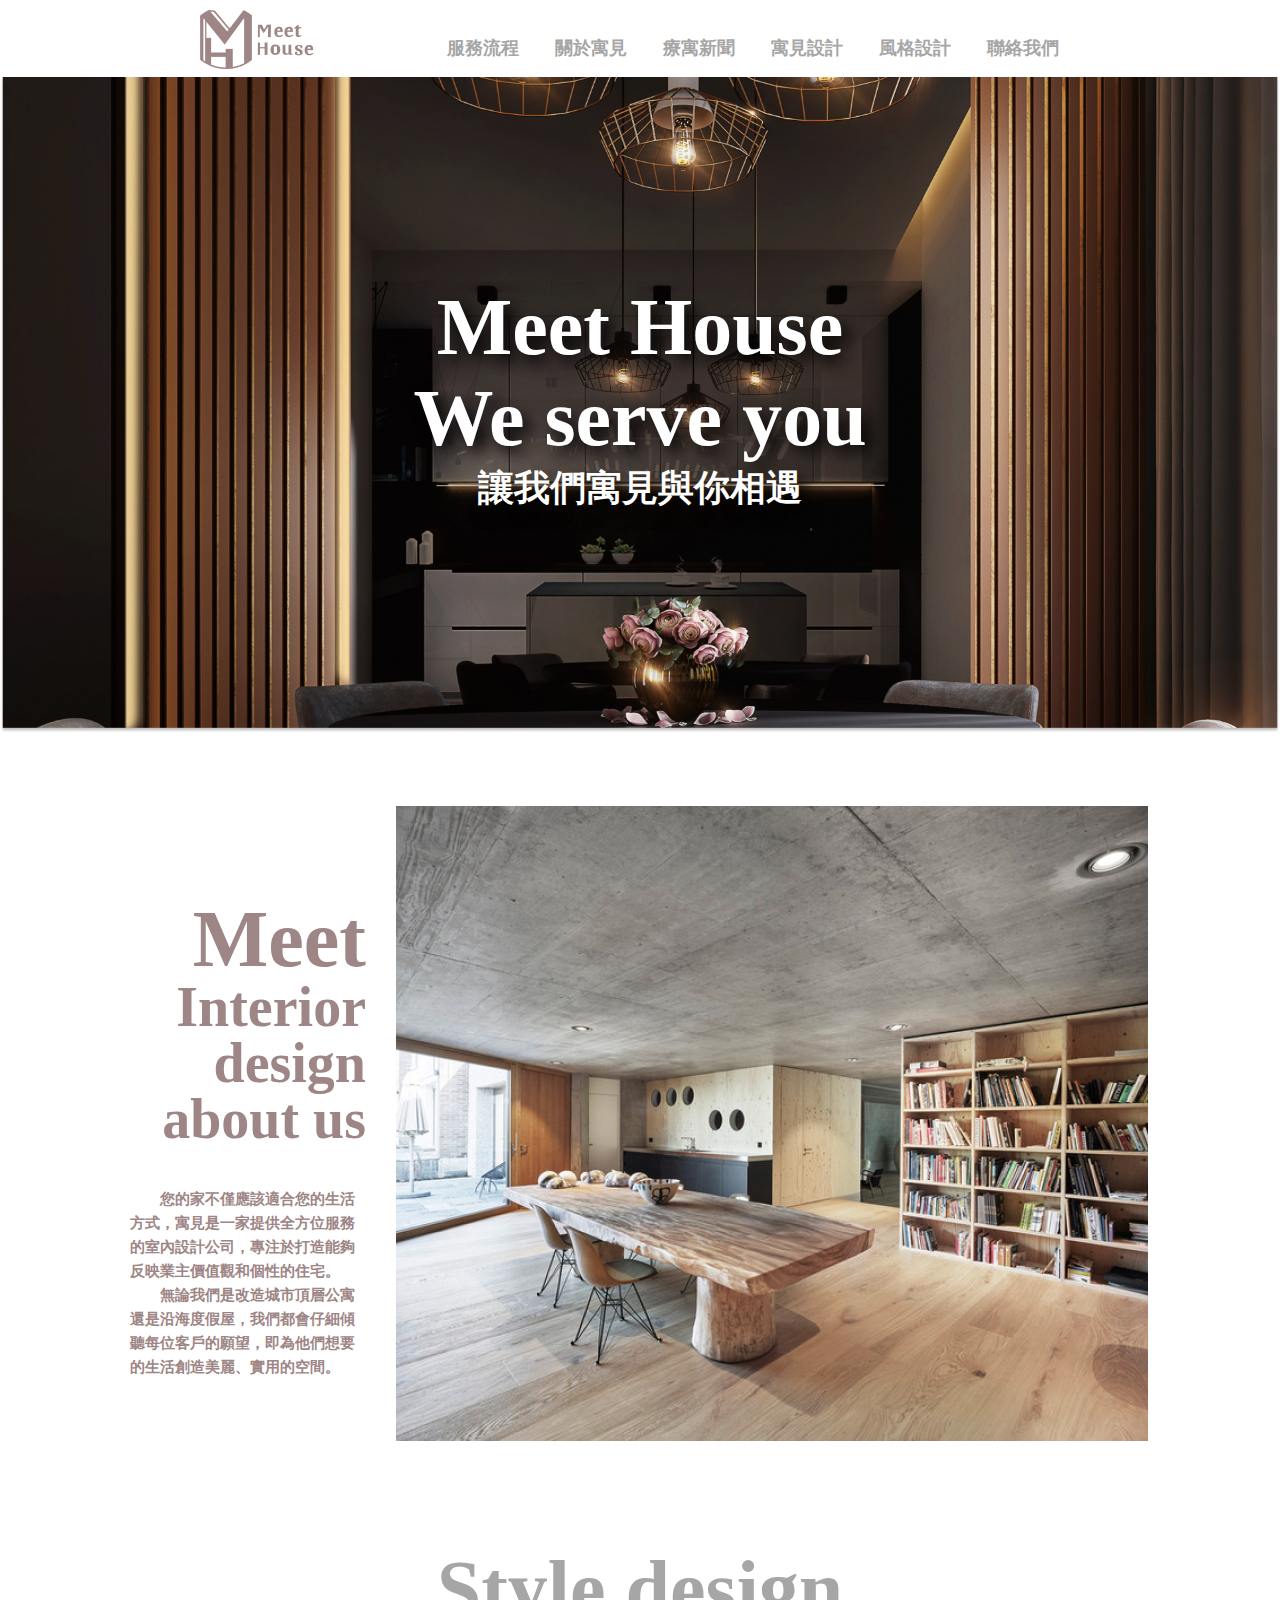
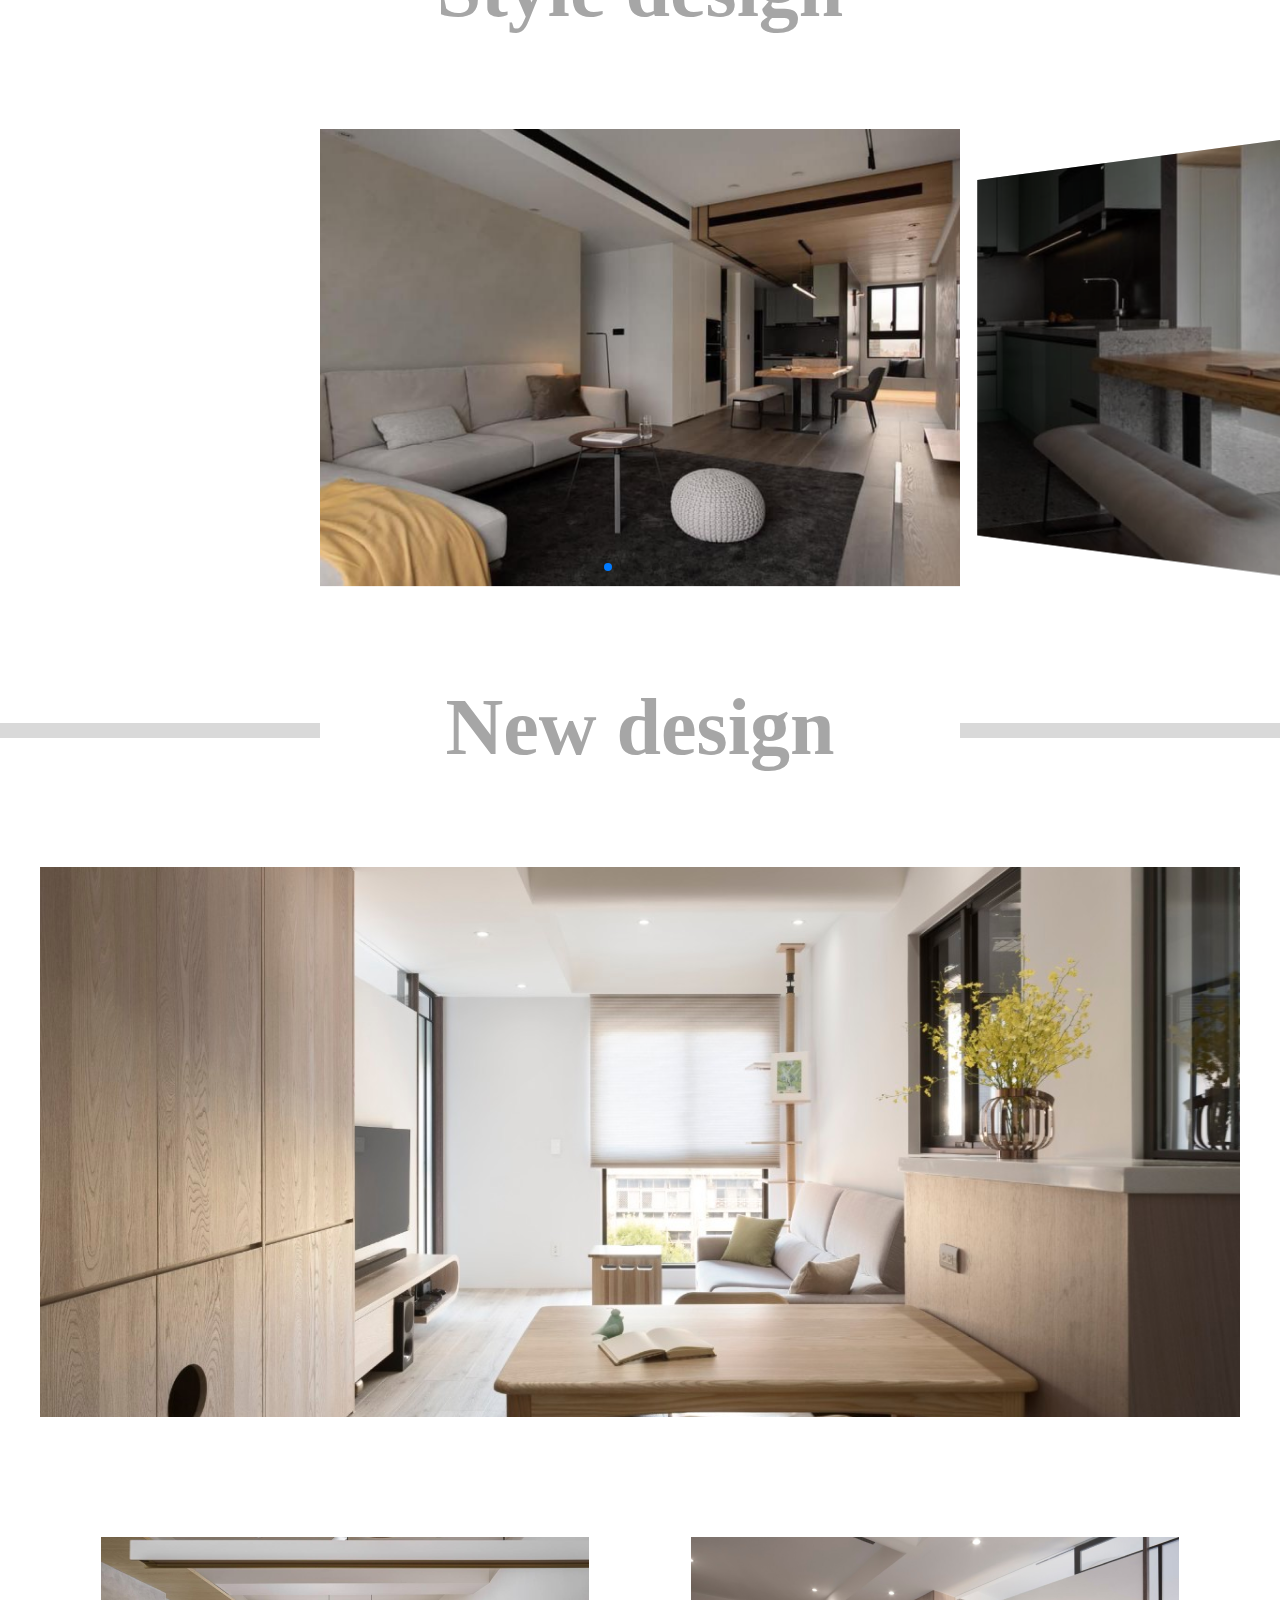
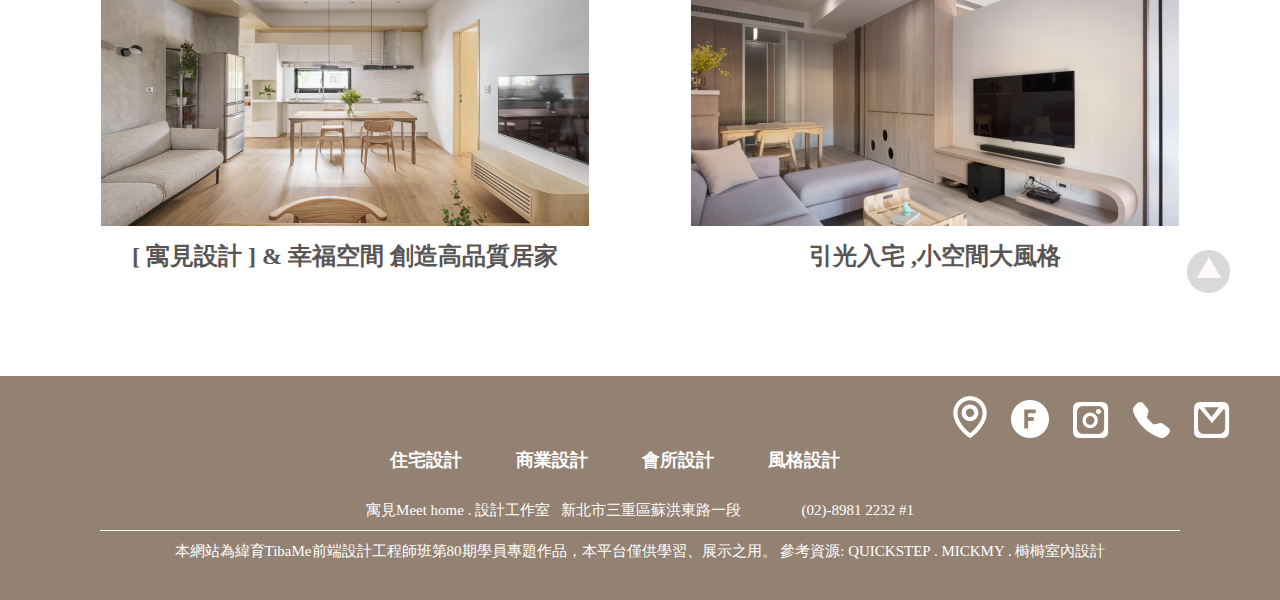
<file: index.html>
<!DOCTYPE html>
<html lang="en">
<head>
    <meta charset="UTF-8">
    <meta http-equiv="X-UA-Compatible" content="IE=edge">
    <meta name="viewport" content="width=device-width, initial-scale=1.0">
    <title>寓見Meet House_室內設計工作室</title>

        <!-- 英文
        'Inknut Antiqua', serif;
         'PT Sans', sans-serif; -->
        <!-- 連結粗體中文
        'Inknut Antiqua', serif; -->

    <link rel="stylesheet" href="https://cdn.jsdelivr.net/npm/swiper/swiper-bundle.min.css"/>
    <link rel="preconnect" href="https://fonts.googleapis.com">
    <link rel="preconnect" href="https://fonts.gstatic.com" crossorigin>
    <link rel="stylesheet" href="https://stackpath.bootstrapcdn.com/font-awesome/4.7.0/css/font-awesome.min.css">
    <link rel="stylesheet" href="./css/reset.css">
    <link rel="stylesheet" href="./css/index.css">
    <link rel="stylesheet" href="./css/heard_footer.css">

</head>
<body>
<div class="page-container">   
    <div class="head content-wrap">

        <nav class="header" >

            <a href="index.html"class="logo">
                <img src="./com.img/logo.png" alt="">
            </a>
        
            <i class="fa fa-bars" aria-hidden="true"></i>
            
            
            <ul>
                <li><a href="serve.html">服務流程</a></li>
                <li><a href="about.html">關於寓見</a></li>
                <li><a href="new.html">療寓新聞</a></li>
                <li><a href="meet_design.html">寓見設計</a></li>
                
                    <li>
                        <a href="style.html">風格設計</a>
                        <ol class="headerOL">
                            <li><a href="same.html">混搭</a></li>
                            <li><a href="same.html">現代</a></li>
                            <li><a href="same.html">工業</a></li>
                            <li><a href="same.html">簡約</a></li>
                            <li><a href="same.html">北歐</a></li>
                            <li><a href="same.html">鄉村</a></li>
                        </ol>

                    </li>
                    
                <li><a href="connection.html">聯絡我們</a></li>
            </ul>
       
        </nav>
    </div> 
        <!-- --------------------TOP----------------------- -->

   

           <div class="silers">

                <div class="item"> 
                    <img src="./com.img/one/header1.png" alt="">
                </div>
           </div> 

               
        <div class="main">

            <div class="homepage">
                <h1>
                    Meet House<br>We serve you
                </h1>
                <h3>
                    讓我們寓見與你相遇
                </h3>
            </div>

        </div> 
        
    

        <!-- ------------homepage首頁 輪播結束---------------->

<!-- width:40% -->
<div class="all">
            <div class="content">

                <h1>Meet</h1>

                <h2>Interior<br>design<br>about us</h2>

                <p>您的家不僅應該適合您的生活方式，寓見是一家提供全方位服務的室內設計公司，專注於打造能夠反映業主價值觀和個性的住宅。</p>
                
                <p>無論我們是改造城市頂層公寓還是沿海度假屋，我們都會仔細傾聽每位客戶的願望，即為他們想要的生活創造美麗、實用的空間。</p>
   
            </div>
<!-- width:60% -->
        <div class="page">
            <a href="about.html">
                <img src="./com.img/one/page1.png" alt="">
            </a>
        </div>
      

        <!-- -------------content網站中內容 結束----------------- -->

        <h2 class="h2">Style design</h2>

        <!-- ---------------------分隔文字---------------------- -->
   
    <div class="swiper mySwiper">
            <div class="swiper-wrapper">
              
                <div class="swiper-slide">
                    <img src="./com.img/one/nav1.png" />
                </div>

                <div class="swiper-slide">
                    <img src="./com.img/one/nav2.png" />
                </div>

                <div class="swiper-slide">
                    <img src="./com.img/one/nav3.png" />
                </div>

                <div class="swiper-slide">
                    <img src="./com.img/one/nav4.png" />
                </div>

                <div class="swiper-slide">
                    <img src="./com.img/one/nav5.png" />
                </div>

            </div>
                <div class="swiper-pagination"></div>
    </div>

        <!-- ---------------橫向nav導航結束--------------------------- -->

        <div class="bo">
        <div class="boder ">
            <h2 class="h2 " >New design</h2>
        </div >
        </div>

        <!-- -----粗線條+偽元素before+after給他左右區塊線條----- -->

        <div class="subnav">

            <img src="./com.img/one/main1.png" alt="">

        </div>

        <!-- -----------subnav：子導航------------------------- -->

        <div class="search">

            <ul>
                <li >
                    <a href="new.html">
                    <img src="./com.img/one/page2.png" alt="">
                    <h4>[ 寓見設計 ] & 幸福空間  創造高品質居家</h4>
                    </a>
                </li>

              
                <li class="new">
                    <a href="new.html">
                    <img src="./com.img/one/page3.png" alt="">
                    <h4>引光入宅 ,小空間大風格</h4>
                    </a>
                </li>
            </ul>

        </div>

        <!-- --------------------- -->
        <div>
        <a href="#" class="pagetop">
            <img src="./com.img/i.con/top.png" alt="">
        </div>
        
</div>
        <!-- ----------------新聞結束-------------------------- -->
        <div class="footer">

        
            <ul class="icon1" >
                <li class="icon">
                    <a href="index.html"class="icon_2" >
                        <img src="./com.img/i.con/icon1.png" alt="">
                    </a>  
                </li >

                <li class="icon">
                    <a href="index.html"class="icon_3">
                        <img src="./com.img/i.con/icon2.png" alt="">
                    </a>   
                </li >

                <li class="icon">
                    <a href="index.html"class="icon_4">
                        <img src="./com.img/i.con/icon3.png" alt="">
                    </a>    
                </li >

                <li class="icon">
                    <a href="index.html"class="icon_5">
                        <img src="./com.img/i.con/icon4.png" alt="">
                    </a>
                </li>

                <li class="icon">
                    <a href="index.html"class="icon_6">
                        <img src="./com.img/i.con/icon5.png" alt="">
                    </a>
                </li>
            </ul>
            <!-- -------------------頁尾 icom------------------------- -->

      
            <ul class="label">
                <li>
                    <a href="meet_design.html">住宅設計</a>
                </li>
                <li>
                    <a href="meet_design.html">商業設計</a>
                </li>
                <li>
                    <a href="meet_design.html">會所設計</a>
                </li>
                <li>
                    <a href="style.html">風格設計</a>
                </li>
            </ul>
    
     
    
<!-- -------------- footer 頁尾選單結束----------------------------->

    <div class="address">

        <p class="whiteSpaceNormal">寓見Meet home . 設計工作室   新北市三重區蘇洪東路一段                (02)-8981 2232 #1</p>


        <p>          本網站為緯育TibaMe前端設計工程師班第80期學員專題作品，本平台僅供學習、展示之用。 參考資源: QUICKSTEP . MICKMY . 榯榯室內設計          </p>

    </div>

    </div>


</div>  


</body>
</html>
<!-- ------------- address地址 - 頁尾結束------------------------------ -->

<script src="https://cdn.jsdelivr.net/npm/swiper/swiper-bundle.min.js"></script>

<!-- Initialize Swiper ------------JS-------------->
<script>
  var swiper = new Swiper(".mySwiper", {
    effect: "coverflow",
    grabCursor: true,
    centeredSlides: true,
    slidesPerView: "auto",
    coverflowEffect: {
      rotate: 50,
      stretch: 0,
      depth: 100,
      modifier: 1,
      slideShadows: true,
    },
    pagination: {
      el: ".swiper-pagination",
    },
  });
</script>




</body>
</html>
</file>
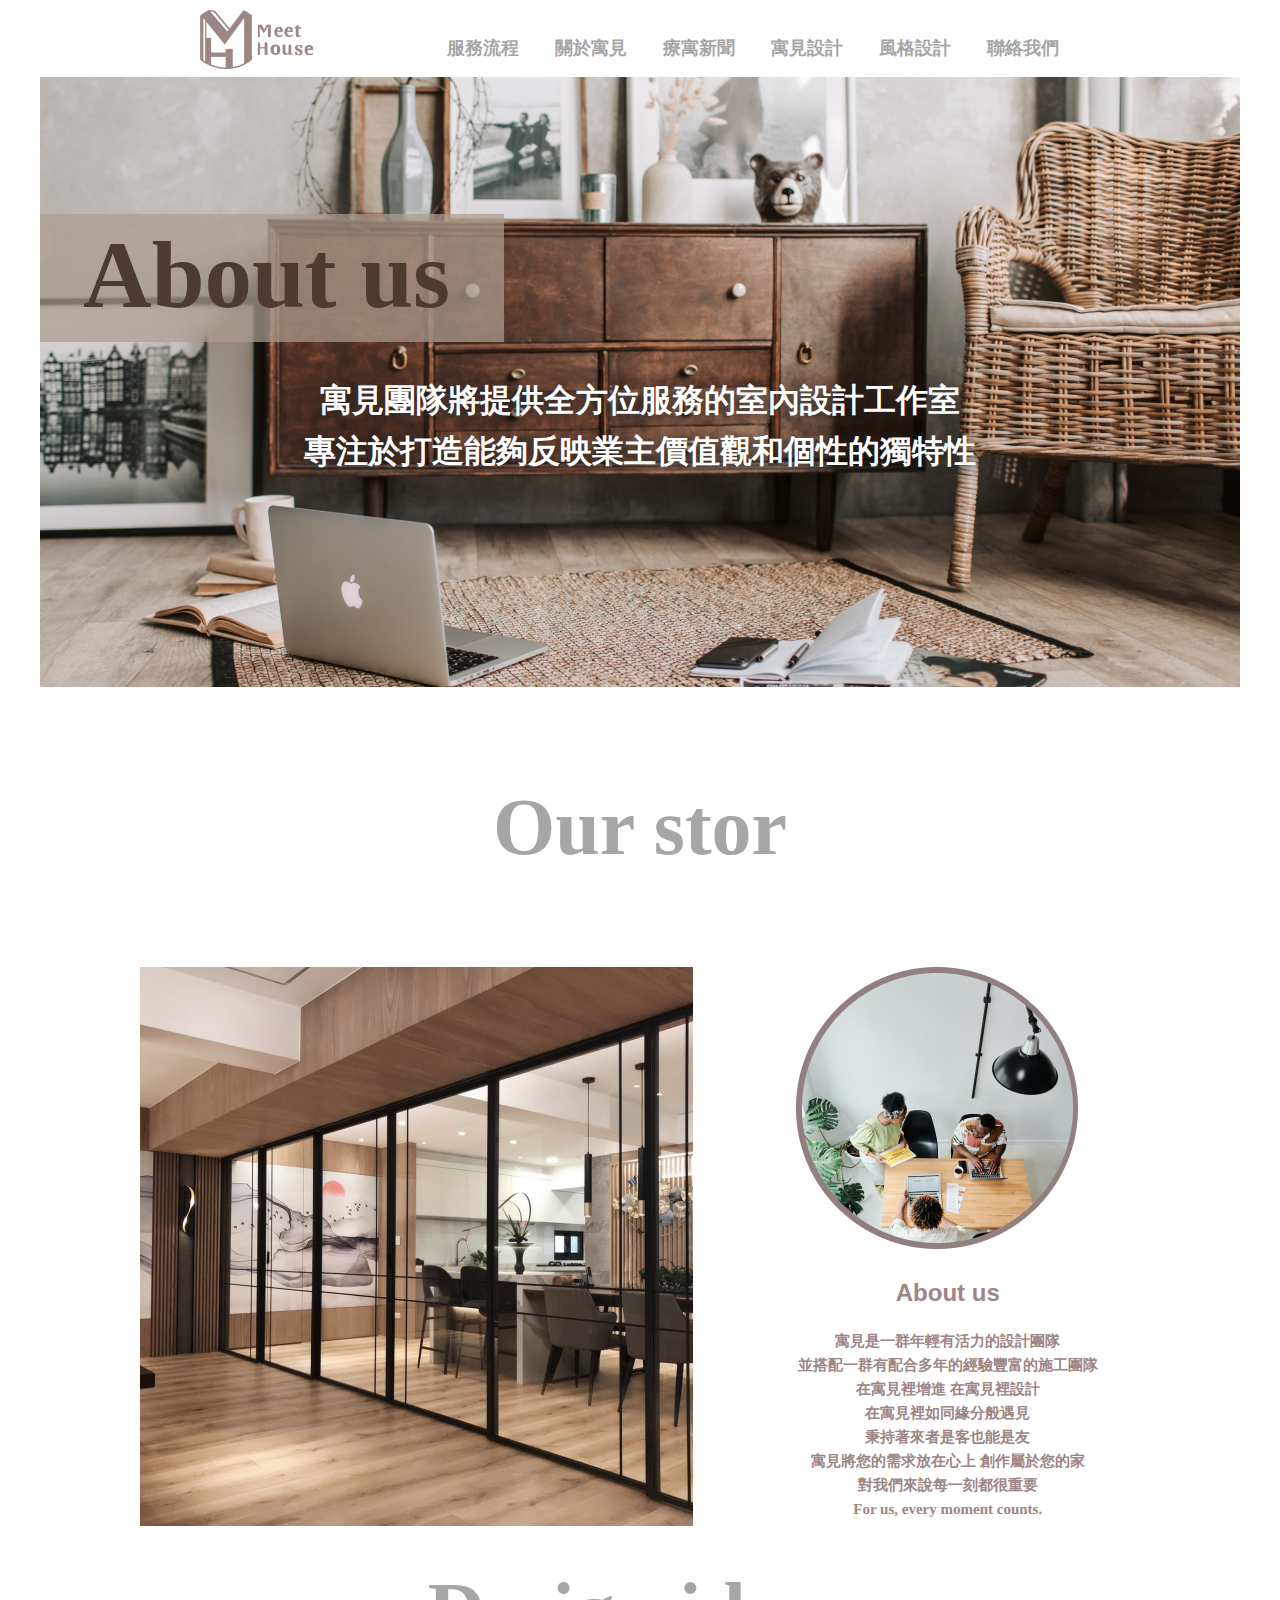
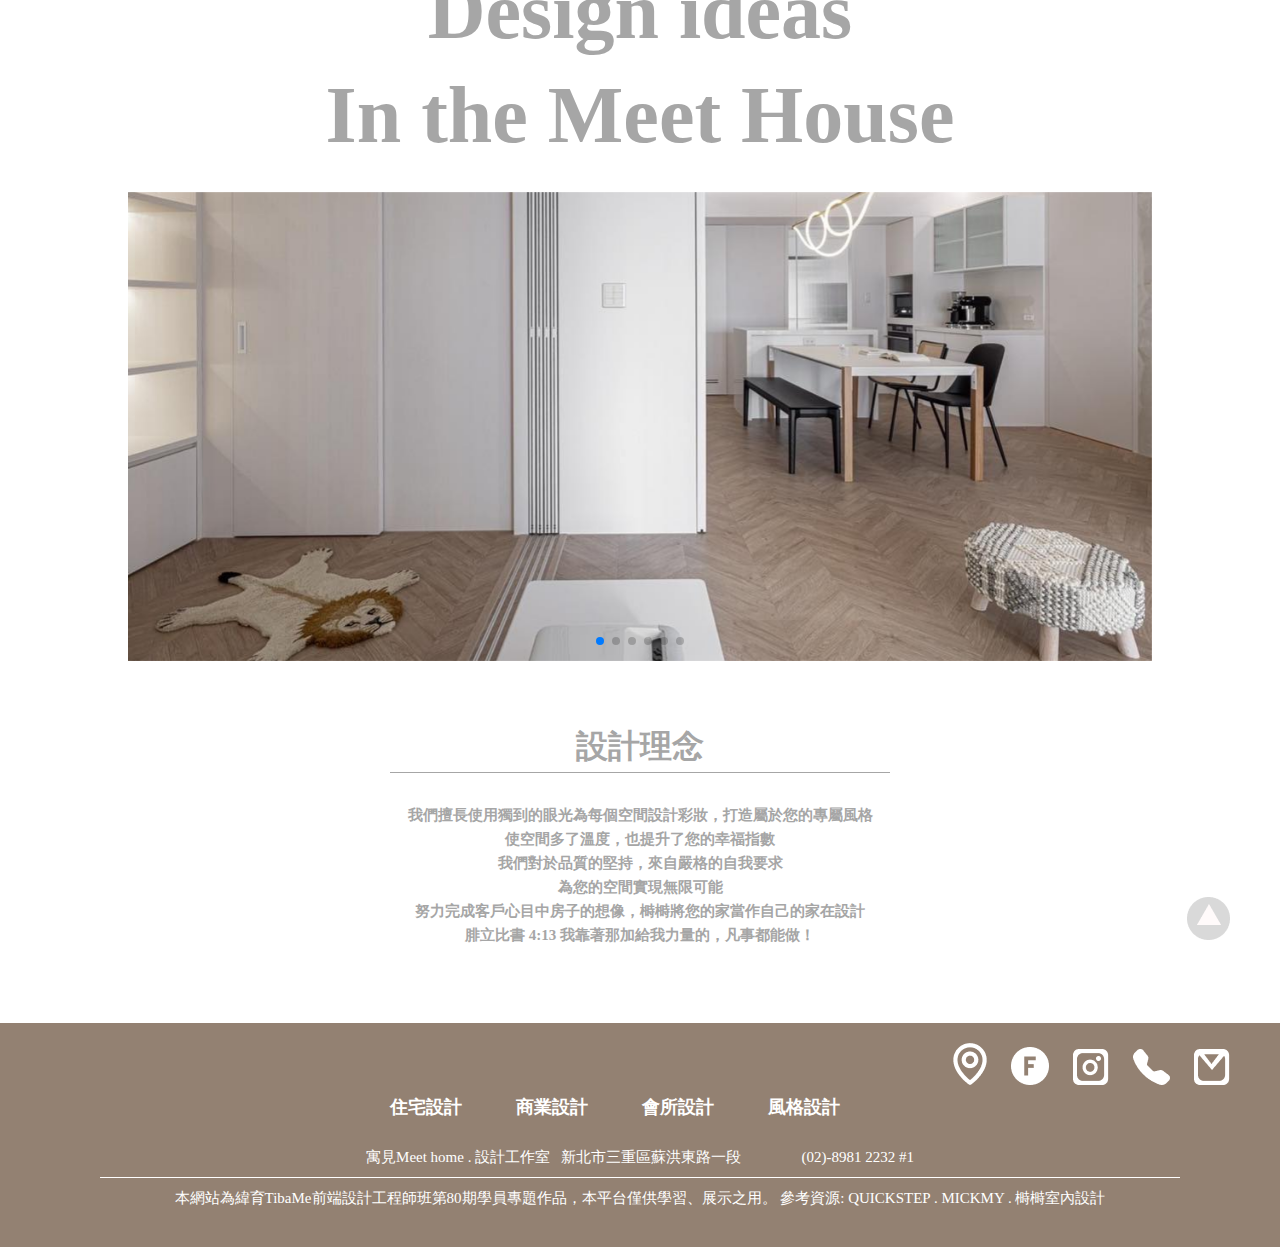
<file: about.html>
<!DOCTYPE html>
<html lang="en">
<head>
    <meta charset="UTF-8">
    <meta http-equiv="X-UA-Compatible" content="IE=edge">
    <meta name="viewport" content="width=device-width, initial-scale=1.0">
    <title>寓見Meet House_室內設計工作室</title>

        <!-- 英文
        'Inknut Antiqua', serif;
         'PT Sans', sans-serif; -->
        <!-- 連結粗體中文
        'Inknut Antiqua', serif; -->

    <link rel="stylesheet" href="https://cdn.jsdelivr.net/npm/swiper/swiper-bundle.min.css"/>
    <link rel="preconnect" href="https://fonts.googleapis.com">
    <link rel="preconnect" href="https://fonts.gstatic.com" crossorigin>
    <link rel="stylesheet" href="https://stackpath.bootstrapcdn.com/font-awesome/4.7.0/css/font-awesome.min.css">
    <link rel="stylesheet" href="./css/reset.css">
    <link rel="stylesheet" href="./css/about.css">
    <link rel="stylesheet" href="./css/heard_footer.css">
    <link rel="stylesheet"href="https://cdn.jsdelivr.net/npm/swiper/swiper-bundle.min.css"
  />
</head>
<body>
<div class="page-container">   
    <div class="head content-wrap">

        <nav class="header">

            <a href="index.html"class="logo">
                <img src="./com.img/logo.png" alt="">
            </a>
        
            <i class="fa fa-bars" aria-hidden="true"></i>
            
            
            <ul>
                <li><a href="serve.html">服務流程</a></li>
                <li><a href="about.html">關於寓見</a></li>
                <li><a href="new.html">療寓新聞</a></li>
                <li><a href="meet_design.html">寓見設計</a></li>
                
                    <li>
                        <a href="style.html">風格設計</a>
                        <ol class="headerOL">
                            <li><a href="same.html">混搭</a></li>
                            <li><a href="same.html">現代</a></li>
                            <li><a href="same.html">工業</a></li>
                            <li><a href="same.html">簡約</a></li>
                            <li><a href="same.html">北歐</a></li>
                            <li><a href="same.html">鄉村</a></li>
                        </ol>

                    </li>
                    
                <li><a href="connection.html">聯絡我們</a></li>
            </ul>
       
        </nav>
    </div>   
<!-- -------------heard ENd-------------------- -->

<div class="column">   
    <div class="column_1"> 
        <h1>About us</h1>
        <h3>寓見團隊將提供全方位服務的室內設計工作室<br>專注於打造能夠反映業主價值觀和個性的獨特性</h3>
    </div>
</div>

<!-- --------------heard大圖--------------- -->

<h2 class="h2">Our stor</h2>

<!-- ------------h2------------ -->
<div>
<div class="page">
    <ul>
        <li>
            <img src="./com.img/five/main1.png" alt="">
        </li>
        <li>
            <img src="./com.img/five/main2.png" alt=""class="about">
            <h4>About us</h4>
            <p>寓見是一群年輕有活力的設計團隊<br>並搭配一群有配合多年的經驗豐富的施工團隊<br>在寓見裡增進 在寓見裡設計<br>在寓見裡如同緣分般遇見<br>秉持著來者是客也能是友<br>寓見將您的需求放在心上 創作屬於您的家<br>對我們來說每一刻都很重要<br>For us, every moment counts.</p>
        </li>
    </ul>
</div>

<!-- ---------about------------- -->

<h2 class="h3">Design ideas<br>In the Meet House</h2>

<!-- ------------h2------------ -->



    
    <div class="swiper mySwiper">
        <div class="swiper-wrapper">
          <div class="swiper-slide"><img src="./com.img/five/nav1.png" alt=""></div>
          <div class="swiper-slide"><img src="./com.img/five/nav2.png" alt=""></div>
          <div class="swiper-slide"><img src="./com.img/five/nav3.png" alt=""></div>
          <div class="swiper-slide"><img src="./com.img/five/nav4.png" alt=""></div>
          <div class="swiper-slide"><img src="./com.img/five/nav5.png" alt=""></div>
          <div class="swiper-slide"><img src="./com.img/five/nav6.png" alt=""></div>
        
        </div>
        <div class="swiper-pagination"></div>
      </div>

<!-- ------------輪播--------------- -->

<div class="font">
    <h5>設計理念</h5>
    <p>我們擅長使用獨到的眼光為每個空間設計彩妝，打造屬於您的專屬風格<br>使空間多了溫度，也提升了您的幸福指數<br>我們對於品質的堅持，來自嚴格的自我要求<br>為您的空間實現無限可能<br>努力完成客戶心目中房子的想像，榯榯將您的家當作自己的家在設計<br>腓立比書 4:13 我靠著那加給我力量的，凡事都能做！</p>
</div>

<!-- --------pagetop------------ -->

<a href="#" class="pagetop">
    <img src="./com.img/i.con/top.png" alt="">
</a>
 
</div>
<!-- ------------------尾端圖結束------------------------- -->

<div class="footer">

        
            <ul class="icon1" >
                <li class="icon">
                    <a href="index.html"class="icon_2" >
                        <img src="./com.img/i.con/icon1.png" alt="">
                    </a>  
                </li >

                <li class="icon">
                    <a href="index.html"class="icon_3">
                        <img src="./com.img/i.con/icon2.png" alt="">
                    </a>   
                </li >

                <li class="icon">
                    <a href="index.html"class="icon_4">
                        <img src="./com.img/i.con/icon3.png" alt="">
                    </a>    
                </li >

                <li class="icon">
                    <a href="index.html"class="icon_5">
                        <img src="./com.img/i.con/icon4.png" alt="">
                    </a>
                </li>

                <li class="icon">
                    <a href="index.html"class="icon_6">
                        <img src="./com.img/i.con/icon5.png" alt="">
                    </a>
                </li>
            </ul>
            <!-- ----------------頁尾 icom---------------- -->

   
        <ul class="label">
            <li>
                <a href="meet_design.html">住宅設計</a>
            </li>
            <li>
                <a href="meet_design.html">商業設計</a>
            </li>
            <li>
                <a href="meet_design.html">會所設計</a>
            </li>
            <li>
                <a href="style.html">風格設計</a>
            </li>
        </ul>

    
<!-- -------------- footer 頁尾選單結束--------------------->

    <div class="address">

        <p class="whiteSpaceNormal">寓見Meet home . 設計工作室   新北市三重區蘇洪東路一段                (02)-8981 2232 #1</p>


        <p>          本網站為緯育TibaMe前端設計工程師班第80期學員專題作品，本平台僅供學習、展示之用。 參考資源: QUICKSTEP . MICKMY . 榯榯室內設計          </p>

    </div>

    </div>


</div>  

   <!-- Swiper JS -->
   <script src="https://cdn.jsdelivr.net/npm/swiper/swiper-bundle.min.js"></script>

   <!-- Initialize Swiper -->
   <script>
     var swiper = new Swiper(".mySwiper", {
       pagination: {
         el: ".swiper-pagination",
       },
     });
   </script>


</body>
</html>
</file>
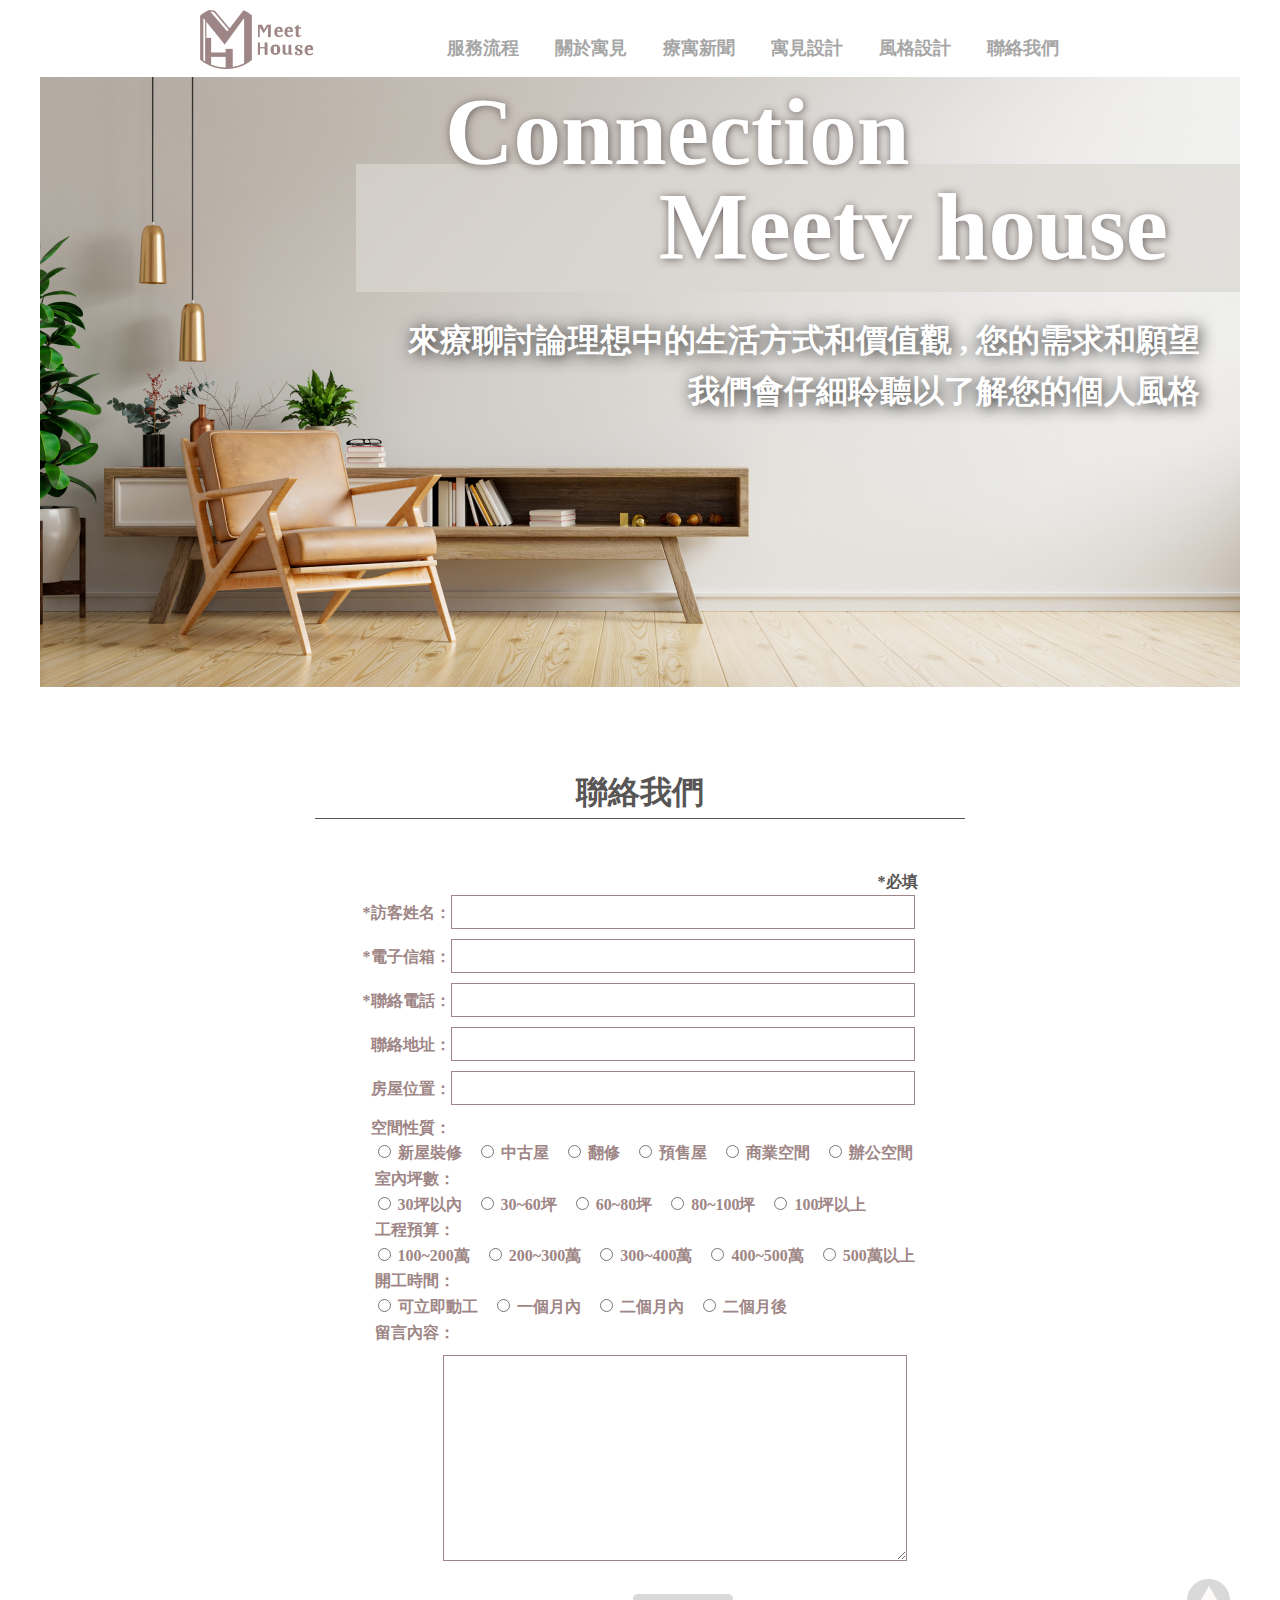
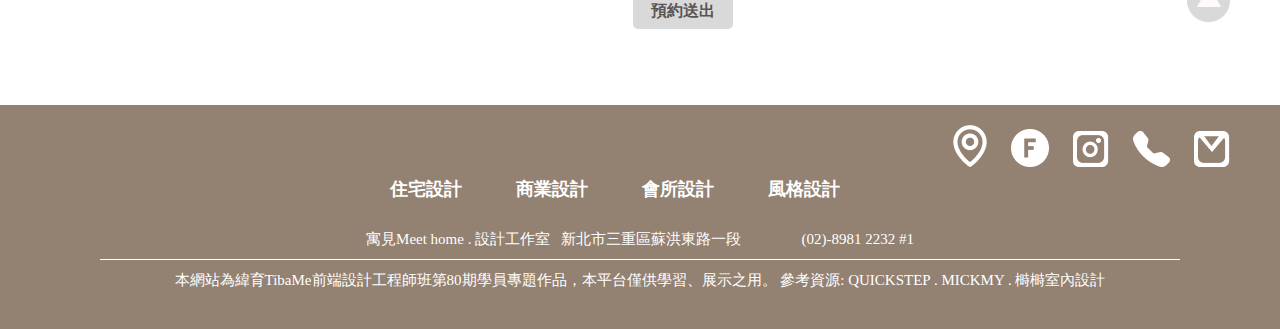
<file: connection.html>
<!DOCTYPE html>
<html lang="en">
<head>
    <meta charset="UTF-8">
    <meta http-equiv="X-UA-Compatible" content="IE=edge">
    <meta name="viewport" content="width=device-width, initial-scale=1.0">
    <title>寓見Meet House_室內設計工作室</title>

        <!-- 英文
        'Inknut Antiqua', serif;
         'PT Sans', sans-serif; -->
        <!-- 連結粗體中文
        'Inknut Antiqua', serif; -->

    <link rel="stylesheet" href="https://cdn.jsdelivr.net/npm/swiper/swiper-bundle.min.css"/>
    <link rel="preconnect" href="https://fonts.googleapis.com">
    <link rel="preconnect" href="https://fonts.gstatic.com" crossorigin>
    <link rel="stylesheet" href="https://stackpath.bootstrapcdn.com/font-awesome/4.7.0/css/font-awesome.min.css">
    <link rel="stylesheet" href="./css/reset.css">
    <link rel="stylesheet" href="./css/connection.css">
    <link rel="stylesheet" href="./css/heard_footer.css">

</head>
<body>
<div class="page-container">   
    <div class="head content-wrap">

        <nav class="header">

            <a href="index.html"class="logo">
                <img src="./com.img/logo.png" alt="">
            </a>
        
            <i class="fa fa-bars" aria-hidden="true"></i>
            
            
            <ul>
                <li><a href="serve.html">服務流程</a></li>
                <li><a href="about.html">關於寓見</a></li>
                <li><a href="new.html">療寓新聞</a></li>
                <li><a href="meet_design.html">寓見設計</a></li>
                
                    <li>
                        <a href="style.html">風格設計</a>
                        <ol class="headerOL">
                            <li><a href="same.html">混搭</a></li>
                            <li><a href="same.html">現代</a></li>
                            <li><a href="same.html">工業</a></li>
                            <li><a href="same.html">簡約</a></li>
                            <li><a href="same.html">北歐</a></li>
                            <li><a href="same.html">鄉村</a></li>
                        </ol>

                    </li>
                    
                <li><a href="connection.html">聯絡我們</a></li>
            </ul>
       
        </nav>
    </div>   
<!-- -------------heard ENd-------------------- -->

<div class="column">   
    <div class="column_1"> 
        <h1>Connection<br>         Meetv house</h1>
        <h3>來療聊討論理想中的生活方式和價值觀 , 您的需求和願望<br>我們會仔細聆聽以了解您的個人風格</h3>
    </div>
</div>

<!-- ---------------大圖 ENd-------------------- -->

<div class="connection">

    <h2>聯絡我們</h2>

        <div class="connection2">
            <h5>*必填</h5>
            <ul>
                <li>
                    <p>*訪客姓名：<input class="na" type="text" /></p>
                </li>
                <li>
                    <p>*電子信箱：<input class="na" type="text" /></p>
                </li>
                <li>
                    <p>*聯絡電話：<input class="na" type="text" /></p>
                </li>
                <li>
                    <p>  聯絡地址：<input class="na" type="text" /></p>
                </li>
                <li>
                    <p>  房屋位置：<input class="na" type="text" /></p>
                </li>
                <li>
                    <p>  空間性質：</p>
                    <input class="multiple" type="radio" name="xxxx" />
                    <span>新屋裝修</span>
                    <input class="multiple" type="radio" name="xxxx" />
                    <span>中古屋</span>
                    <input class="multiple" type="radio" name="xxxx" />
                    <span>翻修</span>
                    <input class="multiple" type="radio" name="xxxx" />
                    <span>預售屋</span>
                    <input class="multiple" type="radio" name="xxxx" />
                    <span>商業空間</span>
                    <input class="multiple" type="radio" name="xxxx" />
                    <span>辦公空間</span>
                </li>  

                <li>
                    <p>   室內坪數：</p>
                    <input class="multiple" type="radio" name="x" />
                    <span>30坪以內</span>
                    <input class="multiple" type="radio" name="x" />
                    <span>30~60坪</span>
                    <input class="multiple" type="radio" name="x" />
                    <span>60~80坪</span>
                    <input class="multiple" type="radio" name="x" />
                    <span>80~100坪</span>
                    <input class="multiple" type="radio" name="x" />
                    <span>100坪以上</span>
                </li>

                <li>
                    <p>   工程預算：</p>
                    <input class="multiple" type="radio" name="xx" />
                    <span>100~200萬</span>
                    <input class="multiple" type="radio" name="xx" />
                    <span>200~300萬</span>
                    <input class="multiple" type="radio" name="xx" />
                    <span>300~400萬</span>
                    <input class="multiple" type="radio" name="xx" />
                    <span>400~500萬</span>
                    <input class="multiple" type="radio" name="xx" />
                    <span>500萬以上</span>
                </li>

                <li>
                    <p>   開工時間：</p>
                    <input class="multiple" type="radio" name="xxx" />
                    <span>可立即動工 </span>
                    <input class="multiple" type="radio" name="xxx" />
                    <span>一個月內</span>
                    <input class="multiple" type="radio" name="xxx" />
                    <span>二個月內</span>
                    <input class="multiple" type="radio" name="xxx" />
                    <span>二個月後  </span>
                </li>
<!-- name是可以讓選單做切換 不加name會變成多選-->
                <li>
                    <p>   留言內容：
                    <textarea placeholder=""></textarea>
                    </p>
                  </li>
                  <!-- 送出 -->
                  <li>
                    <submit>
                    <input class="send" type="submit" value="預約送出" />
                    </submit>
                </li>
            
            </ul>
            


        </div>

</div>

<a href="#" class="pagetop">
    <img src="./com.img/i.con/top.png" alt="">
</a>


<!-- ------------------尾端圖結束------------------------- -->

    <div class="footer">

        
            <ul class="icon1" >
                <li class="icon">
                    <a href="index.html" class="icon_2" >
                        <img src="./com.img/i.con/icon1.png" alt="">
                    </a>  
                </li >

                <li class="icon">
                    <a href="index.html" class="icon_3">
                        <img src="./com.img/i.con/icon2.png" alt="">
                    </a>   
                </li >

                <li class="icon">
                    <a href="index.html" class="icon_4">
                        <img src="./com.img/i.con/icon3.png" alt="">
                    </a>    
                </li >

                <li class="icon">
                    <a href="index.html" class="icon_5">
                        <img src="./com.img/i.con/icon4.png" alt="">
                    </a>
                </li>

                <li class="icon">
                    <a href="index.html" class="icon_6">
                        <img src="./com.img/i.con/icon5.png" alt="">
                    </a>
                </li>
            </ul>
            <!-- -------------------頁尾 icom------------------------- -->

   
        <ul class="label">
            <li>
                <a href="meet_design.html">住宅設計</a>
            </li>
            <li>
                <a href="meet_design.html">商業設計</a>
            </li>
            <li>
                <a href="meet_design.html">會所設計</a>
            </li>
            <li>
                <a href="style.html">風格設計</a>
            </li>
        </ul>

    
<!-- -------------- footer 頁尾選單結束----------------------------->

    <div class="address">

        <p class="whiteSpaceNormal">寓見Meet home . 設計工作室   新北市三重區蘇洪東路一段                (02)-8981 2232 #1</p>


        <p>          本網站為緯育TibaMe前端設計工程師班第80期學員專題作品，本平台僅供學習、展示之用。 參考資源: QUICKSTEP . MICKMY . 榯榯室內設計          </p>

    </div>

    </div>


</div>  


</body>
</html>
</file>
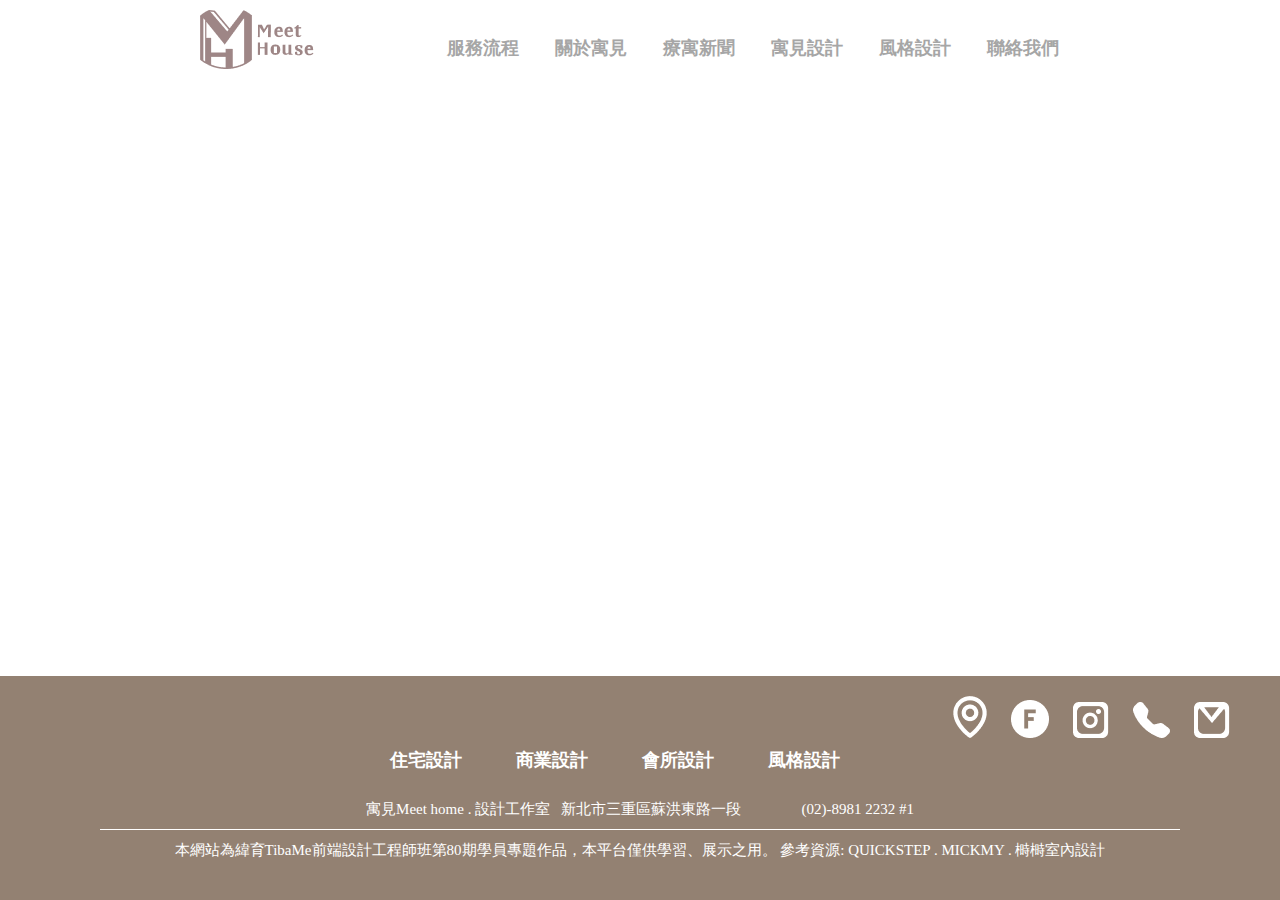
<file: heard_footer.html>
<!DOCTYPE html>
<html lang="en">
<head>
    <meta charset="UTF-8">
    <meta http-equiv="X-UA-Compatible" content="IE=edge">
    <meta name="viewport" content="width=device-width, initial-scale=1.0">
    <title>寓見Meet House_室內設計工作室</title>

        <!-- 英文
        'Inknut Antiqua', serif;
         'PT Sans', sans-serif; -->
        <!-- 連結粗體中文
        'Inknut Antiqua', serif; -->

    <link rel="stylesheet" href="https://cdn.jsdelivr.net/npm/swiper/swiper-bundle.min.css"/>
    <link rel="preconnect" href="https://fonts.googleapis.com">
    <link rel="preconnect" href="https://fonts.gstatic.com" crossorigin>
    <link rel="stylesheet" href="https://stackpath.bootstrapcdn.com/font-awesome/4.7.0/css/font-awesome.min.css">
    <link rel="stylesheet" href="./css/reset.css">
    <!-- <link rel="stylesheet" href="index.html"> -->
    <link rel="stylesheet" href="./css/heard_footer.css">

</head>
<body>
    
<div class="page-container">   
    <div class="head content-wrap">

        <nav class="header">

            <a href="index.html"class="logo">
                <img src="./com.img/logo.png" alt="">
            </a>
        
            <i class="fa fa-bars" aria-hidden="true"></i>
            
            
            <ul>
                <li><a href="serve.html">服務流程</a></li>
                <li><a href="about.html">關於寓見</a></li>
                <li><a href="new.html">療寓新聞</a></li>
                <li><a href="meet_design.html">寓見設計</a></li>
                
                    <li>
                        <a href="style.html">風格設計</a>
                        <ol class="headerOL">
                            <li><a href="same.html">混搭</a></li>
                            <li><a href="same.html">現代</a></li>
                            <li><a href="same.html">工業</a></li>
                            <li><a href="same.html">簡約</a></li>
                            <li><a href="same.html">北歐</a></li>
                            <li><a href="same.html">鄉村</a></li>
                        </ol>

                    </li>
                    
                <li><a href="connection.html">聯絡我們</a></li>
            </ul>
       
        </nav>
    </div> 

<!-- -------------heard ENd-------------------- -->


 
<!-- ------------------尾端圖結束------------------------- -->

    <div class="footer">

        
            <ul class="icon1" >
                <li class="icon">
                    <a href="index.html" class="icon_2" >
                        <img src="./com.img/i.con/icon1.png" alt="">
                    </a>  
                </li >

                <li class="icon">
                    <a href="index.html" class="icon_3">
                        <img src="./com.img/i.con/icon2.png" alt="">
                    </a>   
                </li >

                <li class="icon">
                    <a href="index.html" class="icon_4">
                        <img src="./com.img/i.con/icon3.png" alt="">
                    </a>    
                </li >

                <li class="icon">
                    <a href="index.html" class="icon_5">
                        <img src="./com.img/i.con/icon4.png" alt="">
                    </a>
                </li>

                <li class="icon">
                    <a href="index.html" class="icon_6">
                        <img src="./com.img/i.con/icon5.png" alt="">
                    </a>
                </li>
            </ul>
            <!-- -------------------頁尾 icom------------------------- -->

   
        <ul class="label">
            <li>
                <a href="meet_design.html">住宅設計</a>
            </li>
            <li>
                <a href="meet_design.html">商業設計</a>
            </li>
            <li>
                <a href="meet_design.html">會所設計</a>
            </li>
            <li>
                <a href="style.html">風格設計</a>
            </li>
        </ul>

    
<!-- -------------- footer 頁尾選單結束----------------------------->

    <div class="address">

        <p class="whiteSpaceNormal">寓見Meet home . 設計工作室   新北市三重區蘇洪東路一段                (02)-8981 2232 #1</p>


        <p>          本網站為緯育TibaMe前端設計工程師班第80期學員專題作品，本平台僅供學習、展示之用。 參考資源: QUICKSTEP . MICKMY . 榯榯室內設計          </p>

    </div>

    </div>


</div>  


</body>
</html>
</file>
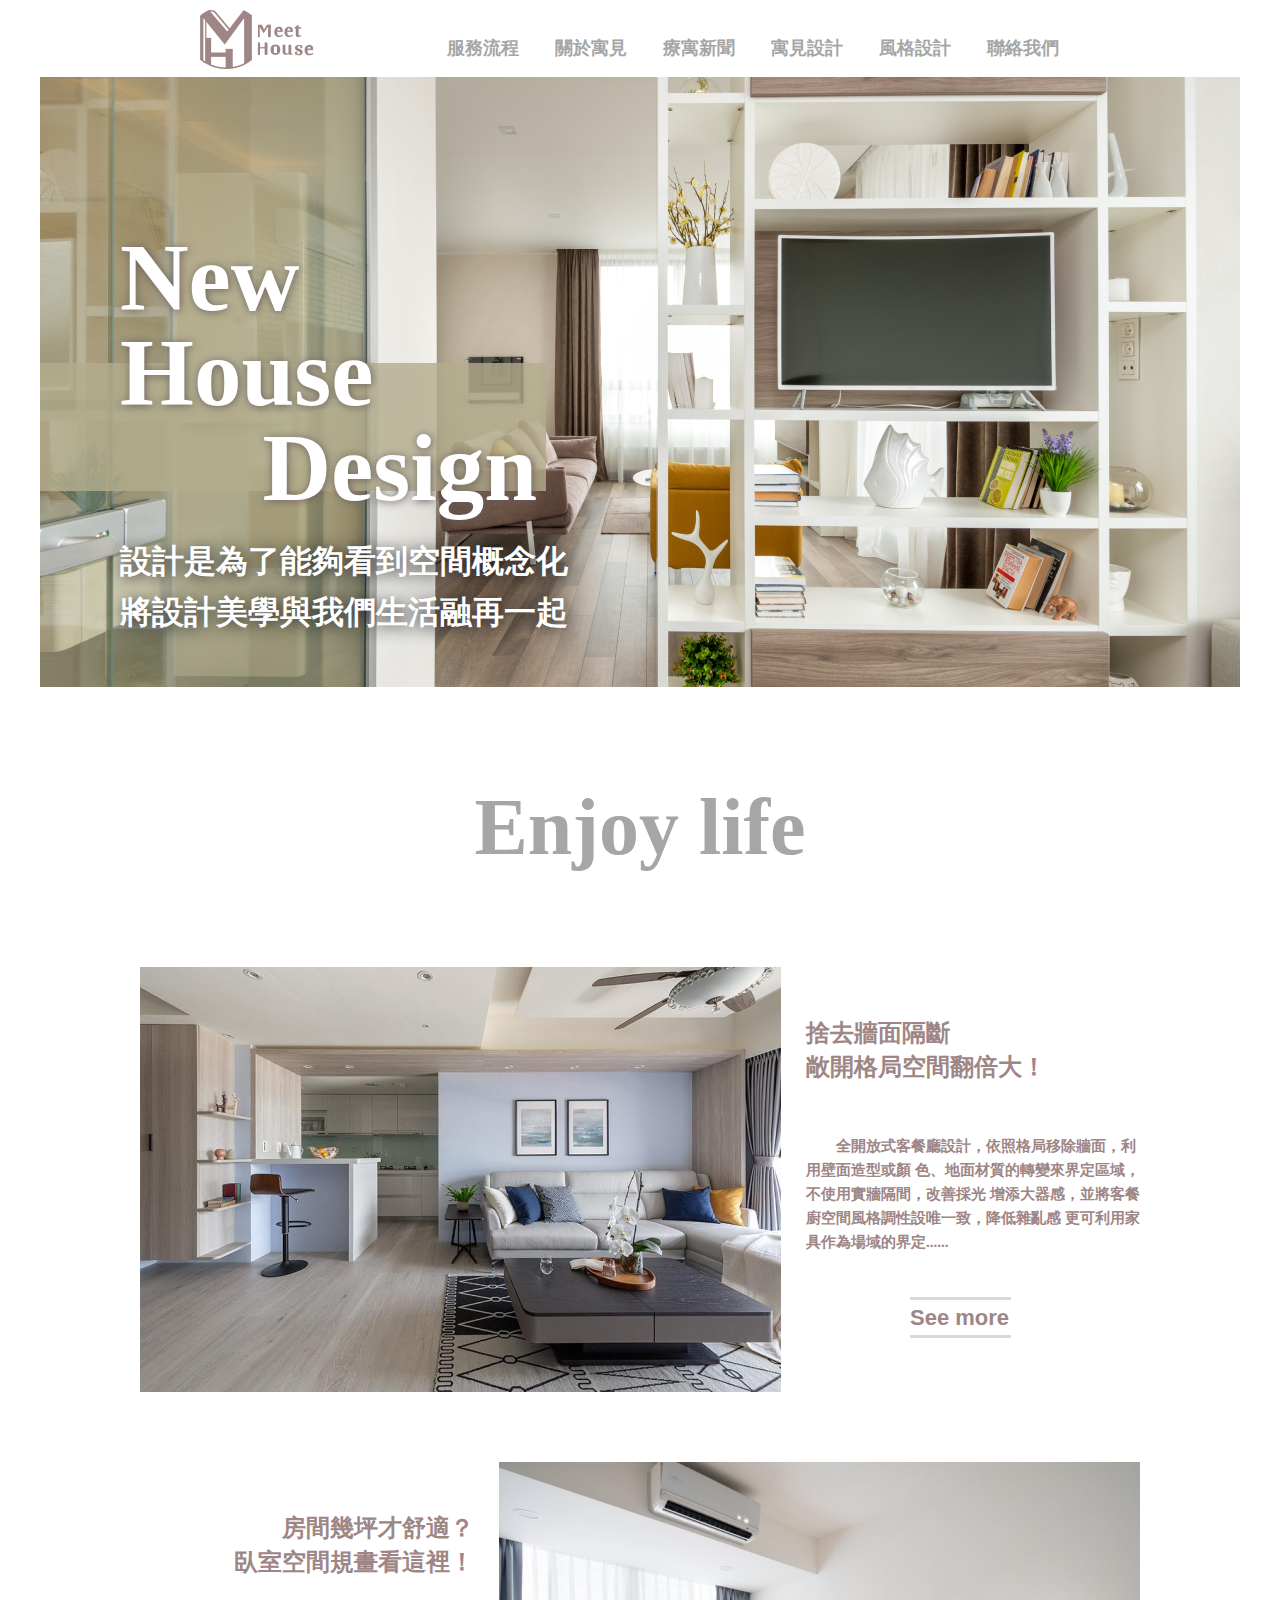
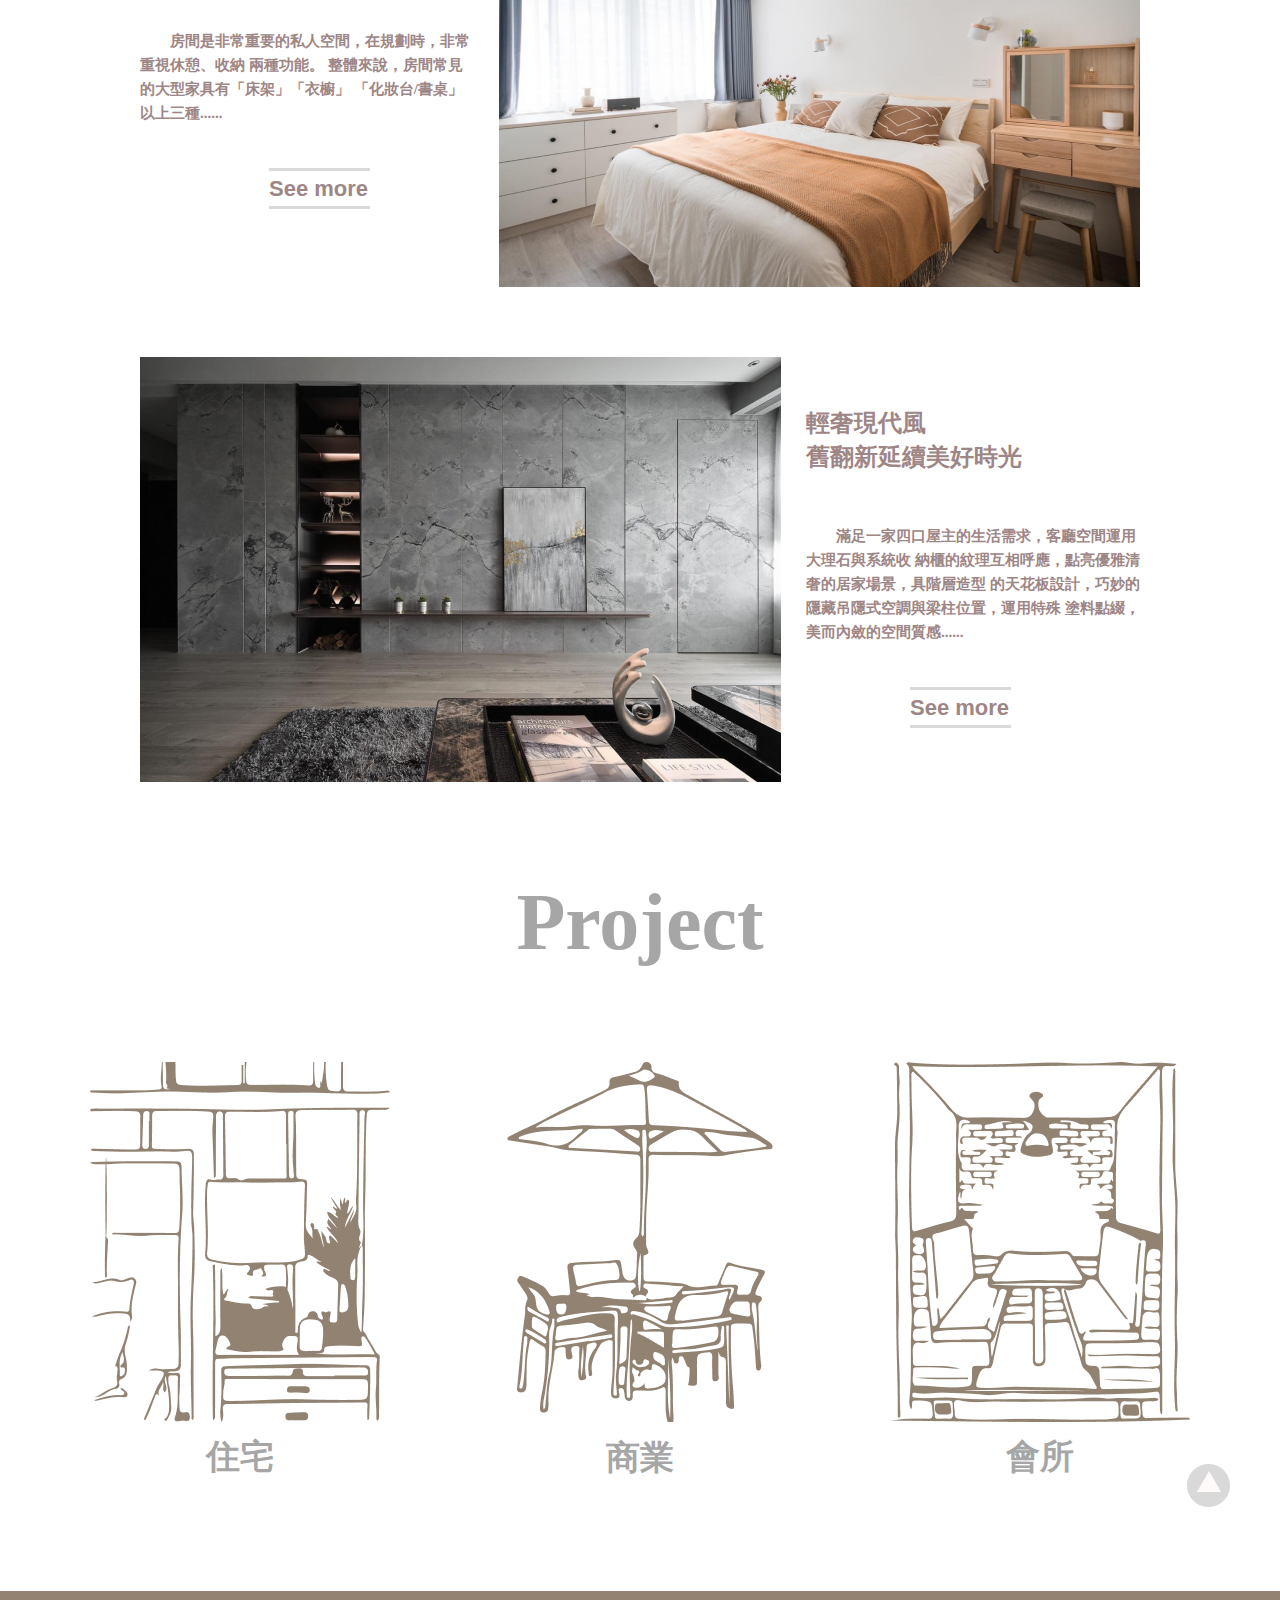
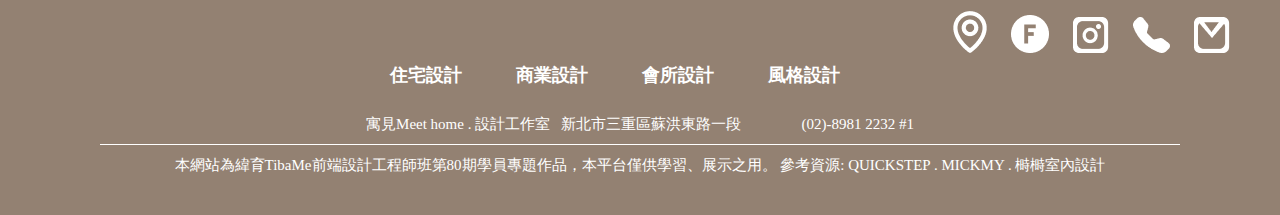
<file: meet_design.html>
<!DOCTYPE html>
<html lang="en">
<head>
    <meta charset="UTF-8">
    <meta http-equiv="X-UA-Compatible" content="IE=edge">
    <meta name="viewport" content="width=device-width, initial-scale=1.0">
    <title>寓見Meet House_室內設計工作室</title>

        <!-- 英文
        'Inknut Antiqua', serif;
         'PT Sans', sans-serif; -->
        <!-- 連結粗體中文
        'Inknut Antiqua', serif; -->

    <link rel="stylesheet" href="https://cdn.jsdelivr.net/npm/swiper/swiper-bundle.min.css"/>
    <link rel="preconnect" href="https://fonts.googleapis.com">
    <link rel="preconnect" href="https://fonts.gstatic.com" crossorigin>
    <link rel="stylesheet" href="https://stackpath.bootstrapcdn.com/font-awesome/4.7.0/css/font-awesome.min.css">
    <link rel="stylesheet" href="./css/reset.css">
    <link rel="stylesheet" href="./css/meet_design.css">
    <link rel="stylesheet" href="./css/heard_footer.css">

</head>
<body>
<div class="page-container">   
    <div class="head content-wrap">

        <nav class="header">

            <a href="index.html"class="logo">
                <img src="./com.img/logo.png" alt="">
            </a>
        
            <i class="fa fa-bars" aria-hidden="true"></i>
            
            
            <ul>
                <li><a href="serve.html">服務流程</a></li>
                <li><a href="about.html">關於寓見</a></li>
                <li><a href="new.html">療寓新聞</a></li>
                <li><a href="meet_design.html">寓見設計</a></li>
                
                    <li>
                        <a href="style.html">風格設計</a>
                        <ol class="headerOL">
                            <li><a href="same.html">混搭</a></li>
                            <li><a href="same.html">現代</a></li>
                            <li><a href="same.html">工業</a></li>
                            <li><a href="same.html">簡約</a></li>
                            <li><a href="same.html">北歐</a></li>
                            <li><a href="same.html">鄉村</a></li>
                        </ol>

                    </li>
                    
                <li><a href="connection.html">聯絡我們</a></li>
            </ul>
       
        </nav>
    </div>   
<!-- --------------------TOP----------------------- -->

<div class="column">   
    <div class="column_1"> 
        <h1>New<br>House<br>      Design</h1>
        <h3>設計是為了能夠看到空間概念化<br>將設計美學與我們生活融再一起</h3>
    </div>
</div>

<!-- -----------------heard大圖---------------------------- -->

<h2 class="h2">Enjoy life</h2>

<!-- --------------------------------------------- -->

<div class="page">

    <img src="./com.img/two/main1.png" alt="">


    <div class="content1 cc">

        <h4>捨去牆面隔斷<br>敞開格局空間翻倍大！</h4>
        <p>全開放式客餐廳設計，依照格局移除牆面，利用壁面造型或顏
            色、地面材質的轉變來界定區域，不使用實牆隔間，改善採光
            增添大器感，並將客餐廚空間風格調性設唯一致，降低雜亂感
            更可利用家具作為場域的界定......</p>
       
            <a href="#">
                <h5>See more</h5>
            </a>
        
    </div>

</div>
<!-- ========== -->

<div class="page2">
    <div class="content2">

        <h4>房間幾坪才舒適？<br>臥室空間規畫看這裡！</h4>
        <p>房間是非常重要的私人空間，在規劃時，非常重視休憩、收納
            兩種功能。
            整體來說，房間常見的大型家具有「床架」「衣櫥」
            「化妝台/書桌」以上三種......</p>
        <a href="#" >
            <h5>See more</h5>
        </a>  
    </div>    
            <img src="./com.img/two/main2.png" alt="">
</div>

<!-- ======== -->

<div class="page last">
    <img src="./com.img/two/main3.png" alt="">

    <div class="content1">
        <h4>輕奢現代風<br>舊翻新延續美好時光</h4>
        <p>滿足一家四口屋主的生活需求，客廳空間運用大理石與系統收
            納櫃的紋理互相呼應，點亮優雅清奢的居家場景，具階層造型
            的天花板設計，巧妙的隱藏吊隱式空調與梁柱位置，運用特殊
            塗料點綴，美而內斂的空間質感......</p>
        <a href="#" >
            <h5 >See more</h5>
        </a>           
    </div>
</div>

<!-- --------------中間內容------------------->

<h2 class="h2">Project</h2>

<!-- -------------------------------- -->

<div class="style">

    <ul class="style1">

        <li class="main4">

                <a href="same.html">
                <img src="./com.img/two/main4.png" alt="">
                <h3>住宅</h3>
                </a>
        </li>

        <li class="main5">

            <a href="same.html">

            <img src="./com.img/two/main5.png" alt="">
            <h3>商業</h3>
            </a>

        </li>

        <li class="main6">

            <a href="same.html">
            <img src="./com.img/two/main6.png" alt="">
            <h3 >會所</h3>   
            </a>
        </li>
        
    </ul>

</div>
<!-- ------------------- -->

<a href="#" class="pagetop">
    <img src="./com.img/i.con/top.png" alt="">
</a>
<!-- ------------------尾端圖結束------------------------- -->
<div class="footer">

        
    <ul class="icon1" >
        <li class="icon">
            <a href="index.html"class="icon_2" >
                <img src="./com.img/i.con/icon1.png" alt="">
            </a>  
        </li >

        <li class="icon">
            <a href="index.html"class="icon_3">
                <img src="./com.img/i.con/icon2.png" alt="">
            </a>   
        </li >

        <li class="icon">
            <a href="index.html"class="icon_4">
                <img src="./com.img/i.con/icon3.png" alt="">
            </a>    
        </li >

        <li class="icon">
            <a href="index.html"class="icon_5">
                <img src="./com.img/i.con/icon4.png" alt="">
            </a>
        </li>

        <li class="icon">
            <a href="index.html"class="icon_6">
                <img src="./com.img/i.con/icon5.png" alt="">
            </a>
        </li>
    </ul>
    <!-- -------------------頁尾 icom------------------------- -->


    <ul class="label">
        <li>
            <a href="meet_design.html">住宅設計</a>
        </li>
        <li>
            <a href="meet_design.html">商業設計</a>
        </li>
        <li>
            <a href="meet_design.html">會所設計</a>
        </li>
        <li>
            <a href="style.html">風格設計</a>
        </li>
    </ul>

<!-- -------------- footer 頁尾選單結束----------------------------->

    <div class="address">

        <p class="whiteSpaceNormal">寓見Meet home . 設計工作室   新北市三重區蘇洪東路一段                (02)-8981 2232 #1</p>


        <p>          本網站為緯育TibaMe前端設計工程師班第80期學員專題作品，本平台僅供學習、展示之用。 參考資源: QUICKSTEP . MICKMY . 榯榯室內設計          </p>

    </div>

    </div>


</div>  


</body>
</html>
</file>
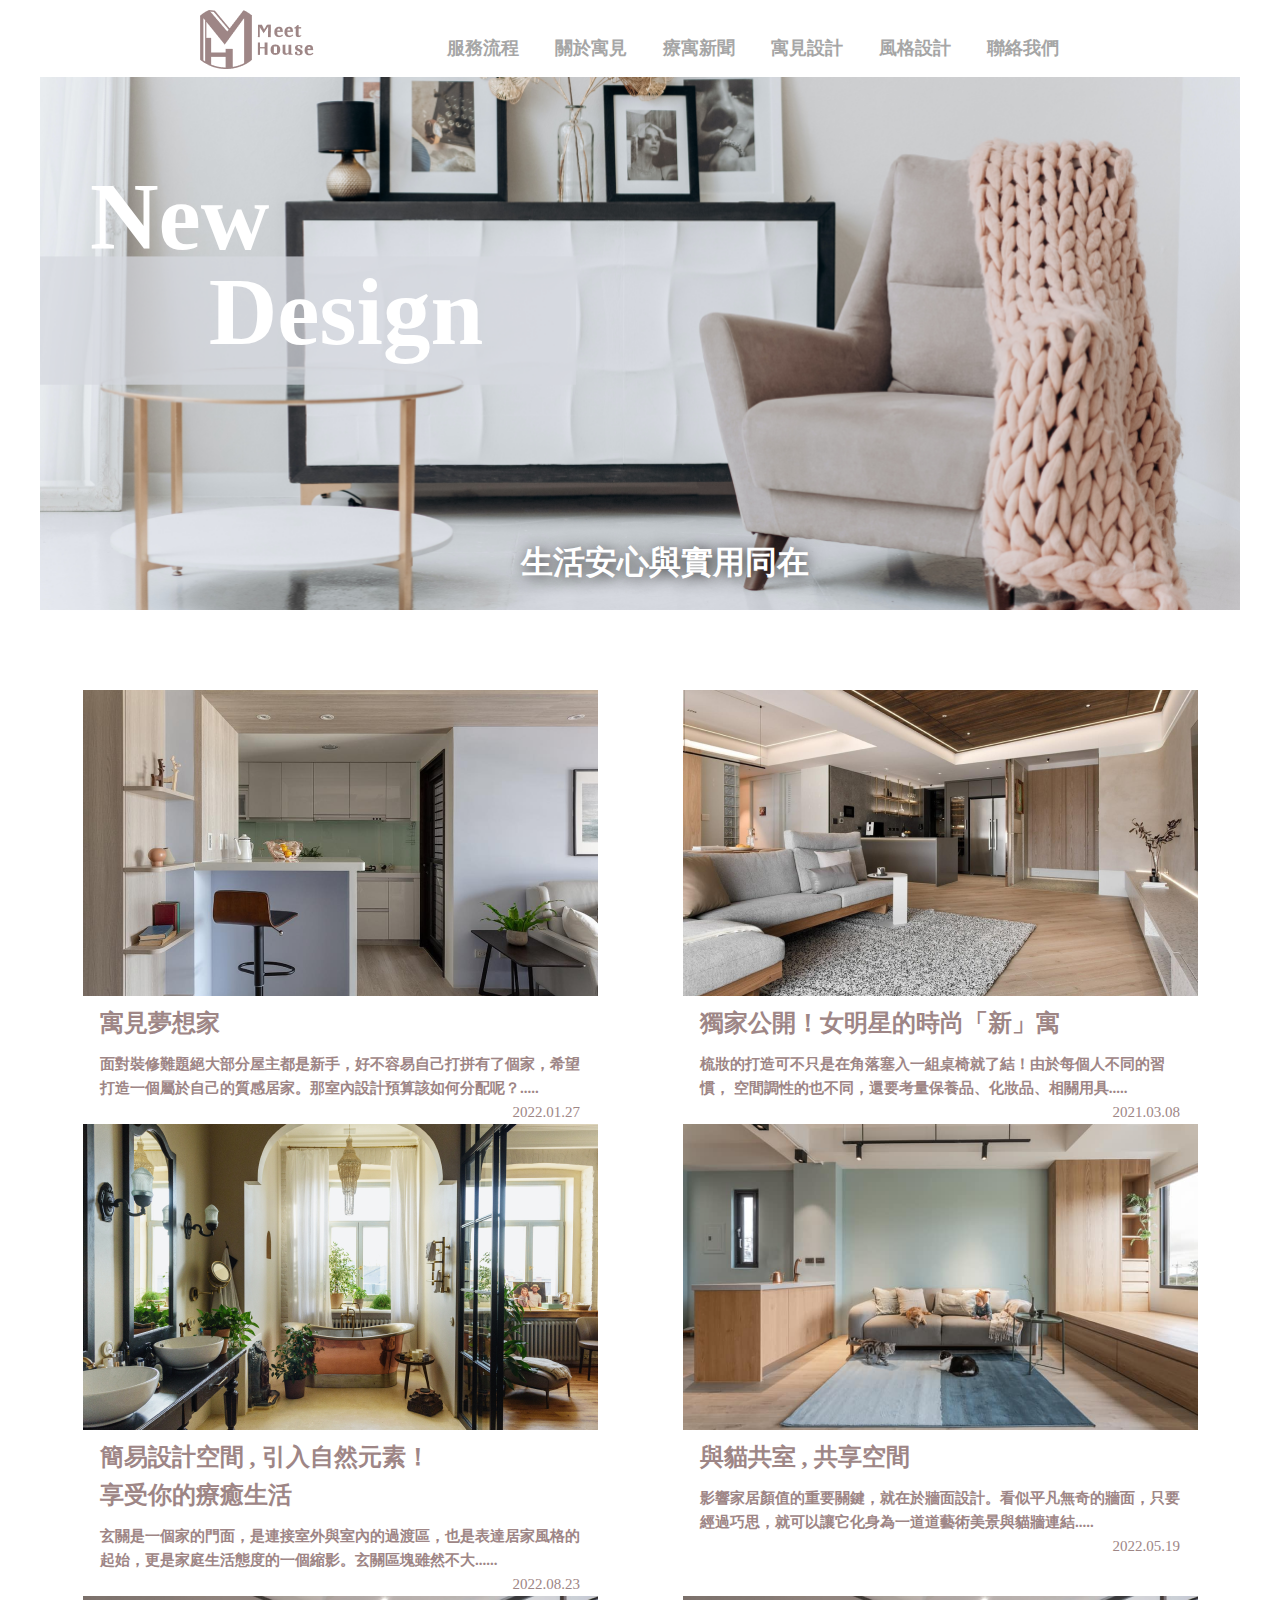
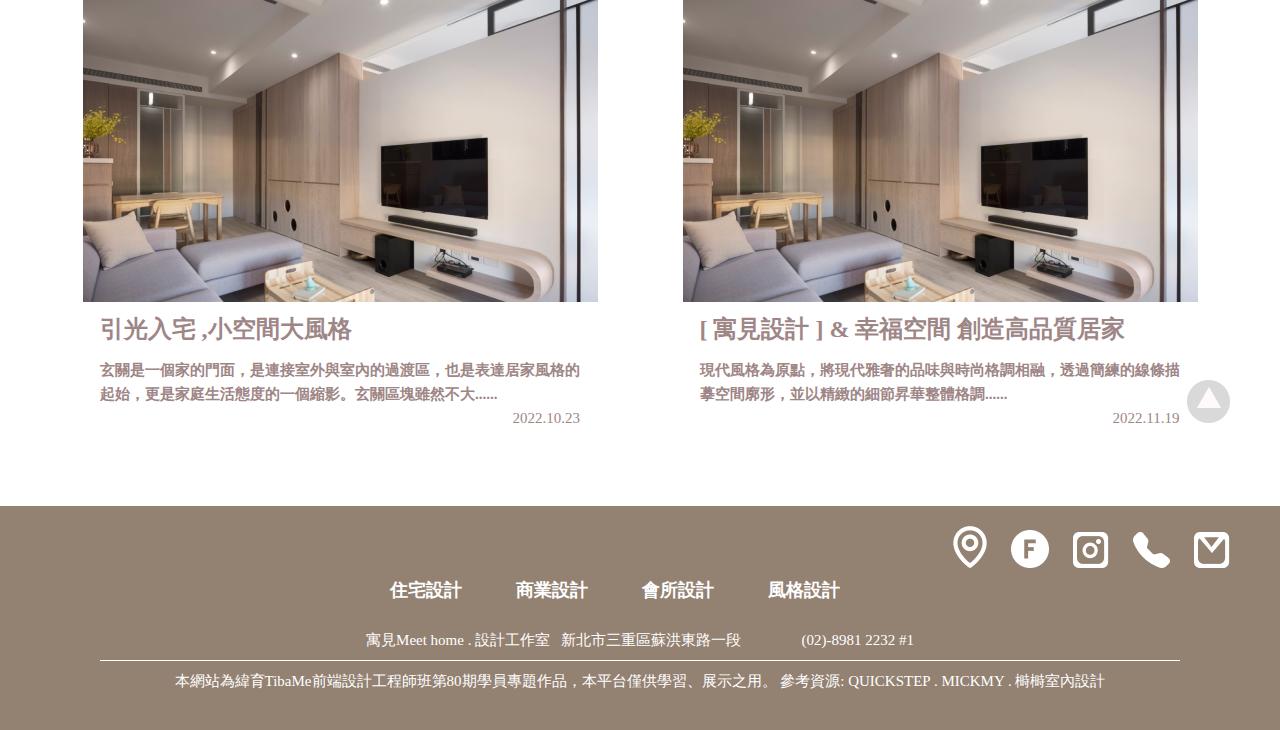
<file: new.html>
<!DOCTYPE html>
<html lang="en">
<head>
    <meta charset="UTF-8">
    <meta http-equiv="X-UA-Compatible" content="IE=edge">
    <meta name="viewport" content="width=device-width, initial-scale=1.0">
    <title>寓見Meet House_室內設計工作室</title>

        <!-- 英文
        'Inknut Antiqua', serif;
         'PT Sans', sans-serif; -->
        <!-- 連結粗體中文
        'Inknut Antiqua', serif; -->

    <link rel="stylesheet" href="https://cdn.jsdelivr.net/npm/swiper/swiper-bundle.min.css"/>
    <link rel="preconnect" href="https://fonts.googleapis.com">
    <link rel="preconnect" href="https://fonts.gstatic.com" crossorigin>
    <link rel="stylesheet" href="https://stackpath.bootstrapcdn.com/font-awesome/4.7.0/css/font-awesome.min.css">
    <link rel="stylesheet" href="./css/reset.css">
    <link rel="stylesheet" href="./css/new.css">
    <link rel="stylesheet" href="./css/heard_footer.css">

</head>
<body>
<div class="page-container">   
    <div class="head content-wrap">

        <nav class="header">

            <a href="index.html"class="logo">
                <img src="./com.img/logo.png" alt="">
            </a>
        
            <i class="fa fa-bars" aria-hidden="true"></i>
            
            
            <ul>
                <li><a href="serve.html">服務流程</a></li>
                <li><a href="about.html">關於寓見</a></li>
                <li><a href="new.html">療寓新聞</a></li>
                <li><a href="meet_design.html">寓見設計</a></li>
                
                    <li>
                        <a href="style.html">風格設計</a>
                        <ol class="headerOL">
                            <li><a href="same.html">混搭</a></li>
                            <li><a href="same.html">現代</a></li>
                            <li><a href="same.html">工業</a></li>
                            <li><a href="same.html">簡約</a></li>
                            <li><a href="same.html">北歐</a></li>
                            <li><a href="same.html">鄉村</a></li>
                        </ol>

                    </li>
                    
                <li><a href="connection.html">聯絡我們</a></li>
            </ul>
       
        </nav>
    </div>   
<!-- -------------heard ENd-------------------- -->

<div class="column">   
    <div class="column_1"> 
        <h1>New<br>     Design</h1>
        <h3>生活安心與實用同在</h3>
    </div>
</div>

<!-- -----------------heard大圖---------------- -->

<div class="nav">
    
    <ul class="ul1">
        <li>
            <a href="style.html">
            <img src="./com.img/six/main1.png" alt="">
            <h2>寓見夢想家</h2>
            <h4>面對裝修難題絕大部分屋主都是新手，好不容易自己打拼有了個家，希望
                打造一個屬於自己的質感居家。那室內設計預算該如何分配呢？.....</h4>
            <p>2022.01.27</p>
            </a>
        </li>

        <li>
            <a href="style.html">
            <img src="./com.img/six/main2.png" alt="">
            <h2>獨家公開！女明星的時尚「新」寓</h2>
            <h4>梳妝的打造可不只是在角落塞入一組桌椅就了結！由於每個人不同的習慣，
                空間調性的也不同，還要考量保養品、化妝品、相關用具.....</h4>
            <p>2021.03.08</p>
            </a>
        </li>

    </ul>

    <ul class="ul2">
        <li>
            <a href="style.html">
            <img src="./com.img/six/main3.png" alt="">
            <h2>簡易設計空間 , 引入自然元素！<br>享受你的療癒生活</h2>
            <h4>玄關是一個家的門面，是連接室外與室內的過渡區，也是表達居家風格的
                起始，更是家庭生活態度的一個縮影。玄關區塊雖然不大......</h4>
            <p>2022.08.23</p>
            </a>
        </li>


        <li>
            <a href="style.html">
            <img src="./com.img/six/main4.png" alt="">
            <h2>與貓共室 , 共享空間</h2>
            <h4>影響家居顏值的重要關鍵，就在於牆面設計。看似平凡無奇的牆面，只要
                經過巧思，就可以讓它化身為一道道藝術美景與貓牆連結.....</h4>
            <p>2022.05.19</p>
            </a>
        </li>
    </ul>

    <ul class="ul3">
        <li>
            <a href="style.html">
            <img src="./com.img/six/main5.png" alt="">
            <h2>引光入宅 ,小空間大風格</h2>
            <h4>玄關是一個家的門面，是連接室外與室內的過渡區，也是表達居家風格的
                起始，更是家庭生活態度的一個縮影。玄關區塊雖然不大......</h4>
            <p>2022.10.23</p>
            </a>
        </li>
 

        <li>
            <a href="style.html">
            <img src="./com.img/six/main5.png" alt="">
            <h2> [ 寓見設計 ] & 幸福空間  創造高品質居家</h2>
            <h4>現代風格為原點，將現代雅奢的品味與時尚格調相融，透過簡練的線條描
                摹空間廓形，並以精緻的細節昇華整體格調......</h4>
            <p>2022.11.19</p>
            </a>
        </li>
    </ul>
</div>

<!-- ------------------------------- -->
<a href="#" class="pagetop">
    <img src="./com.img/i.con/top.png" alt="">
</a>
<!-- ------------------尾端圖結束------------------------- -->
<div class="footer">

        
    <ul class="icon1" >
        <li class="icon">
            <a href="#"class="icon_2" >
                <img src="./com.img/i.con/icon1.png" alt="">
            </a>  
        </li >

        <li class="icon">
            <a href="index.html"class="icon_3">
                <img src="./com.img/i.con/icon2.png" alt="">
            </a>   
        </li >

        <li class="icon">
            <a href="index.html"class="icon_4">
                <img src="./com.img/i.con/icon3.png" alt="">
            </a>    
        </li >

        <li class="icon">
            <a href="index.html"class="icon_5">
                <img src="./com.img/i.con/icon4.png" alt="">
            </a>
        </li>

        <li class="icon">
            <a href="index.html"class="icon_6">
                <img src="./com.img/i.con/icon5.png" alt="">
            </a>
        </li>
    </ul>
    <!-- -------------------頁尾 icom------------------------- -->


    <ul class="label">
        <li>
            <a href="meet_design.html">住宅設計</a>
        </li>
        <li>
            <a href="meet_design.html">商業設計</a>
        </li>
        <li>
            <a href="meet_design.html">會所設計</a>
        </li>
        <li>
            <a href="style.html">風格設計</a>
        </li>
    </ul>

<!-- -------------- footer 頁尾選單結束----------------------------->

<div class="address">

<p class="whiteSpaceNormal">寓見Meet home . 設計工作室   新北市三重區蘇洪東路一段                (02)-8981 2232 #1</p>


<p>          本網站為緯育TibaMe前端設計工程師班第80期學員專題作品，本平台僅供學習、展示之用。 參考資源: QUICKSTEP . MICKMY . 榯榯室內設計          </p>

</div>

</div>


</div>  


</body>
</html>
</file>
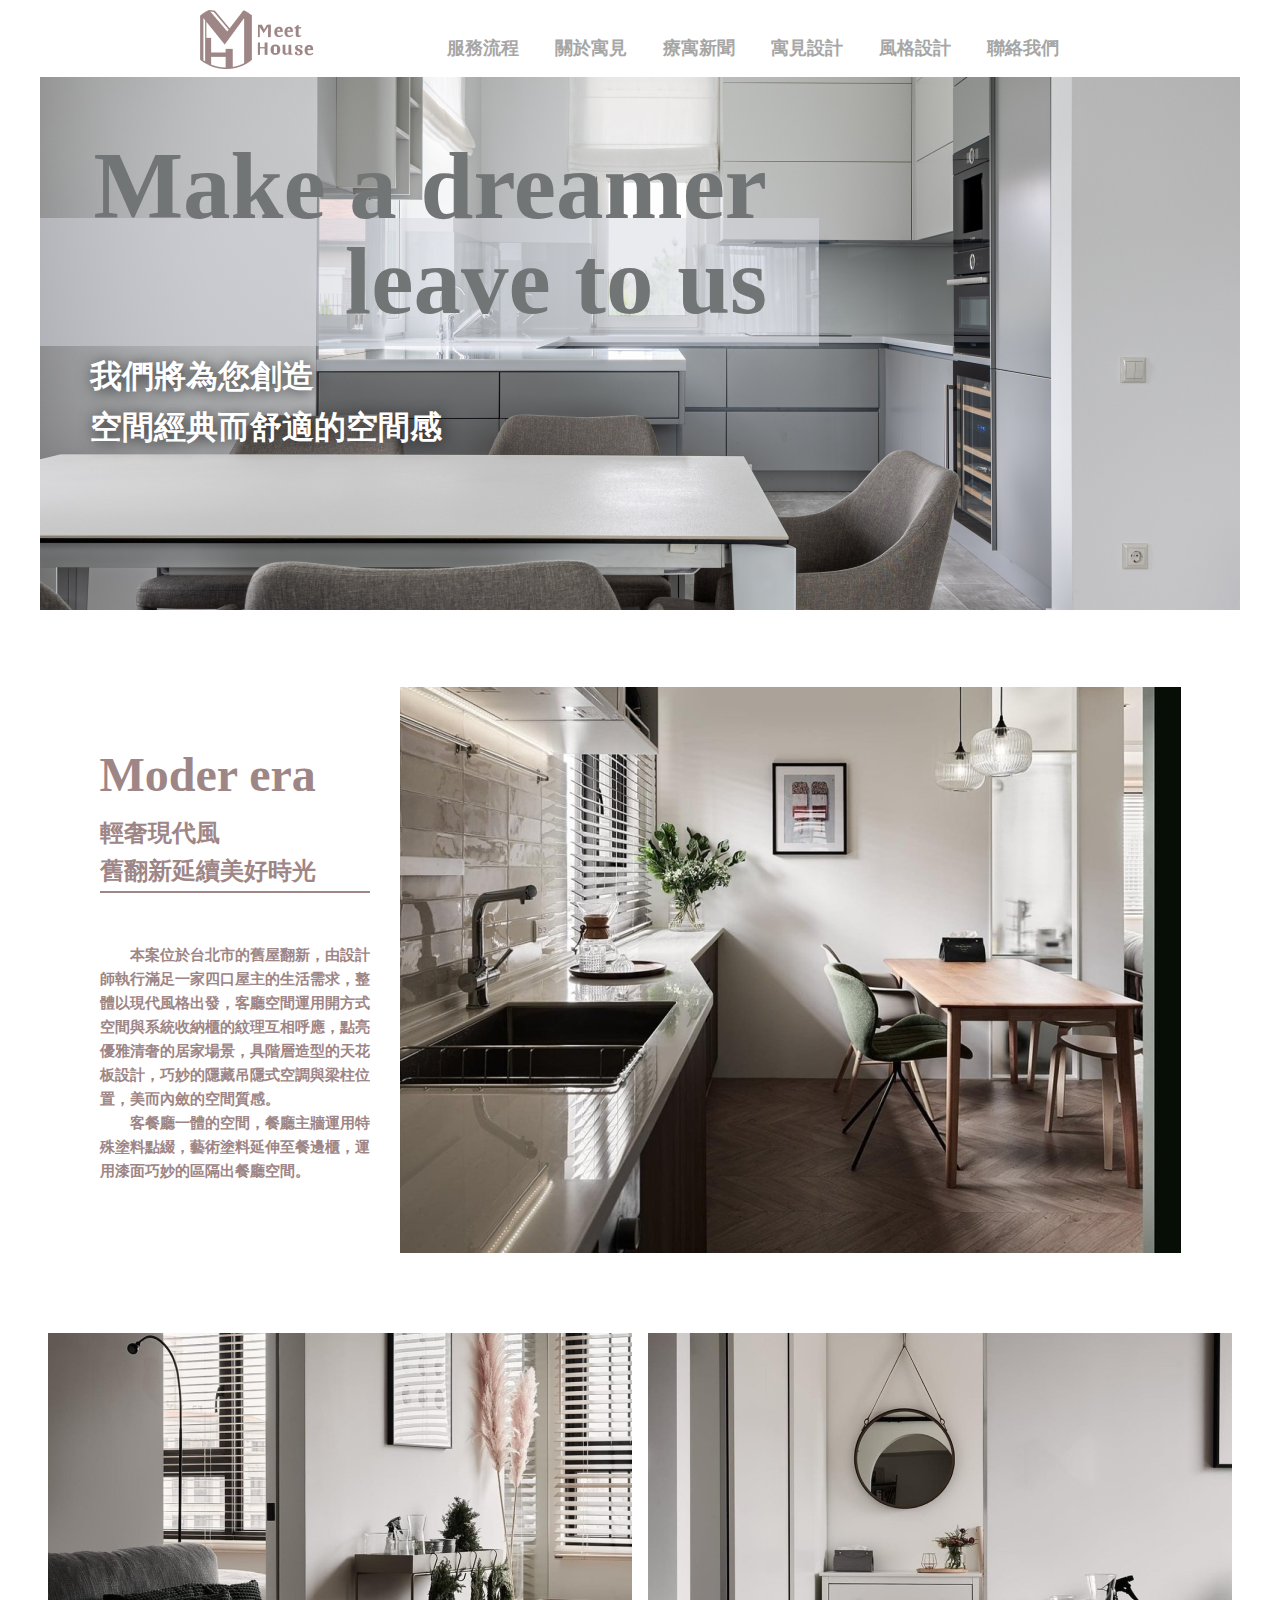
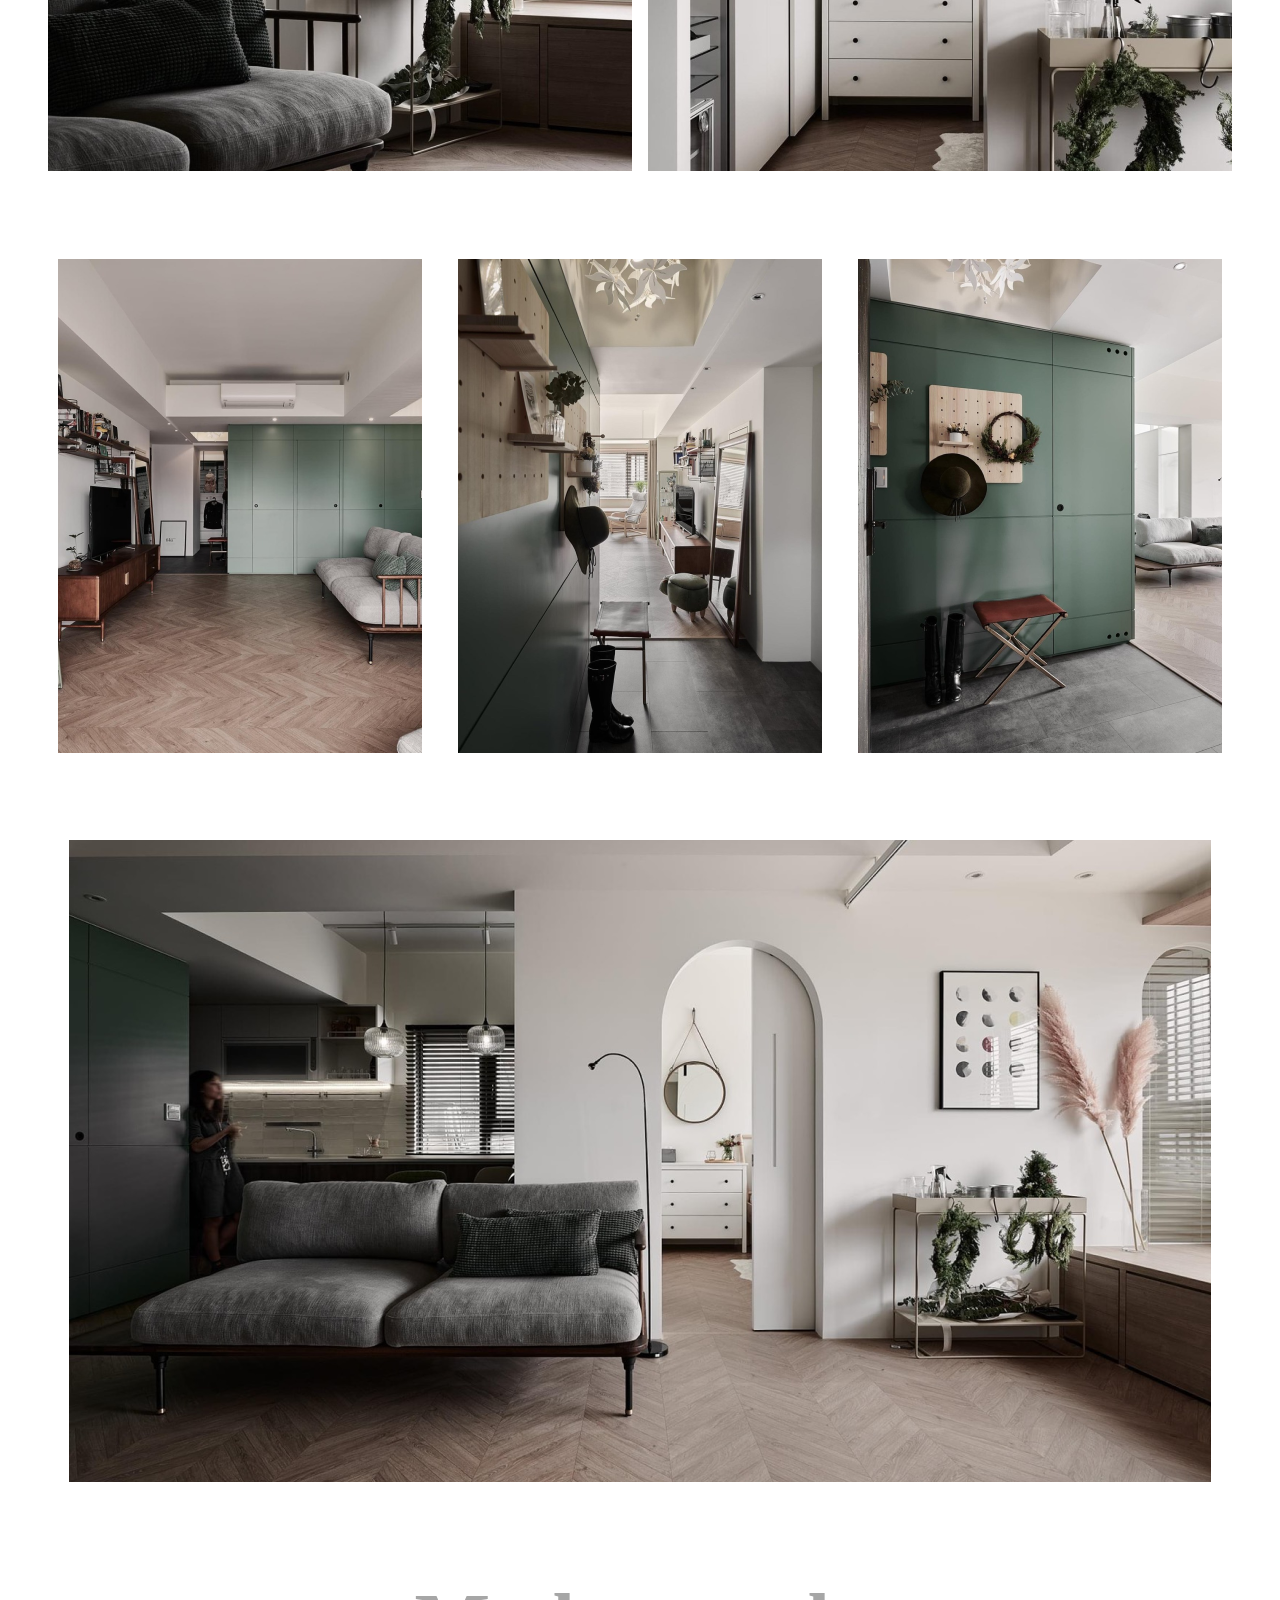
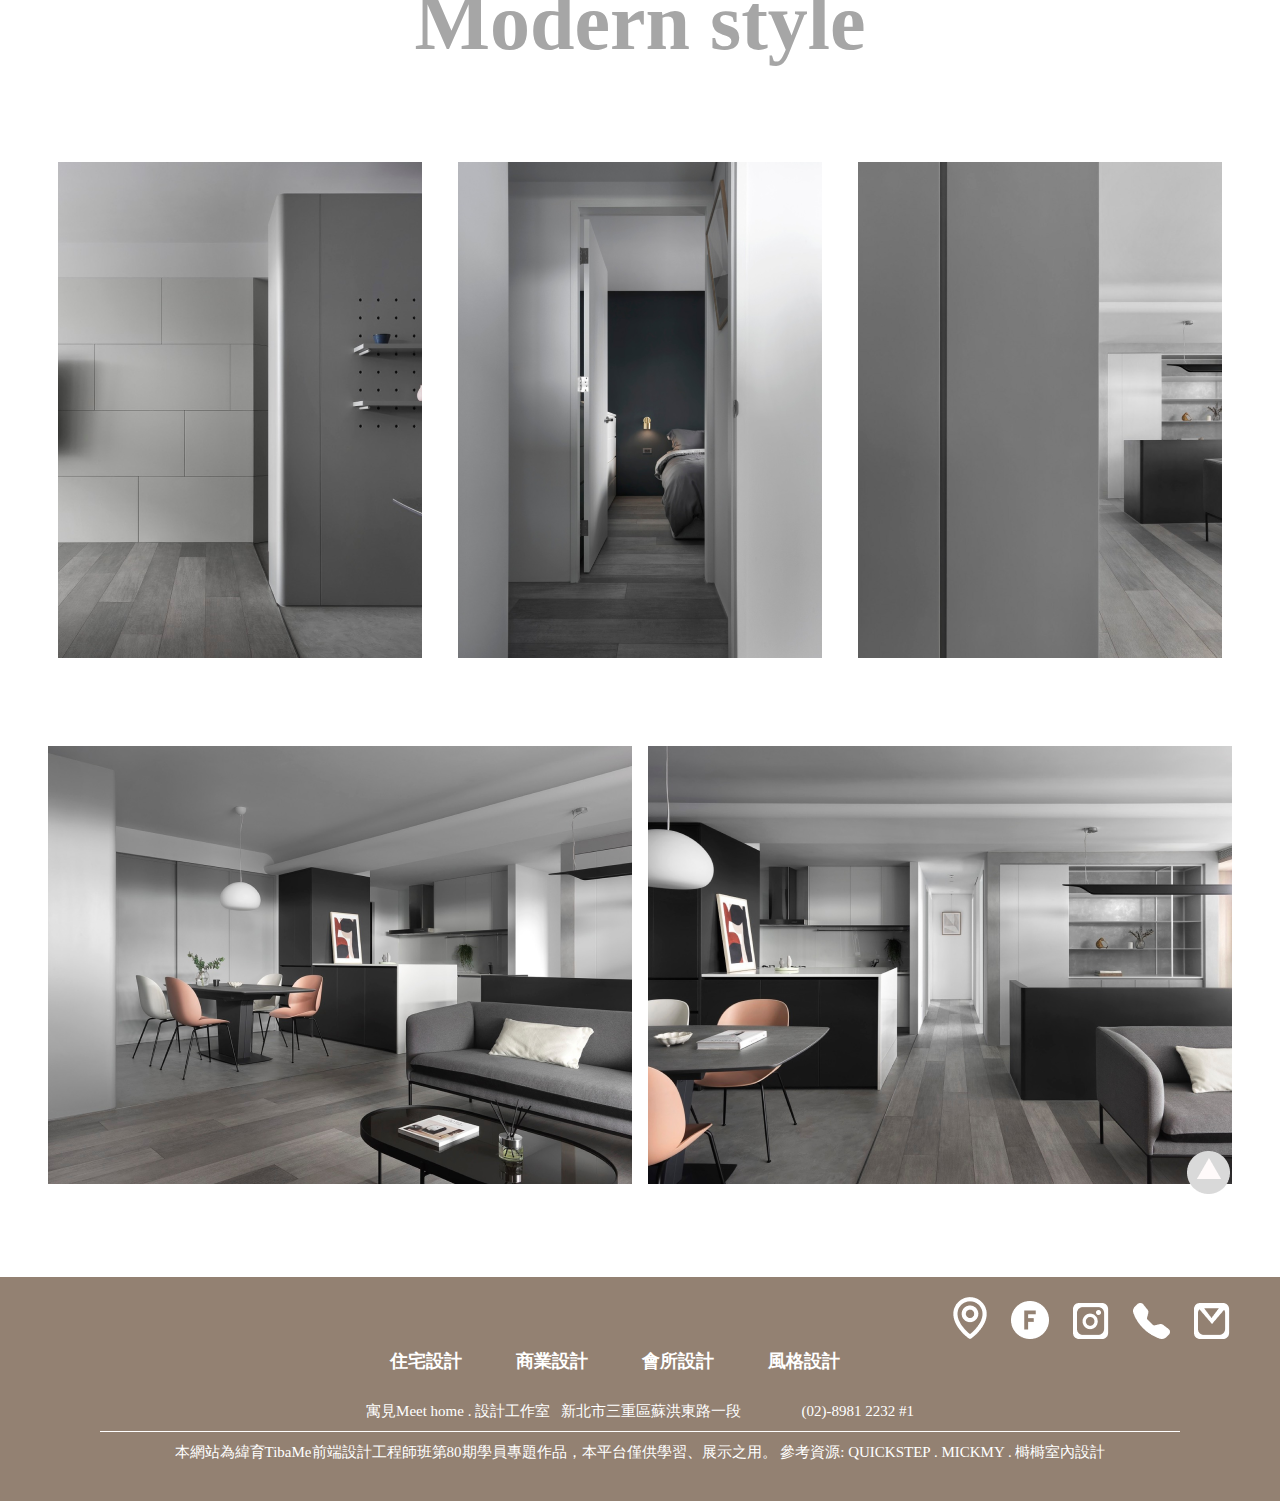
<file: same.html>
<!DOCTYPE html>
<html lang="en">
<head>
    <meta charset="UTF-8">
    <meta http-equiv="X-UA-Compatible" content="IE=edge">
    <meta name="viewport" content="width=device-width, initial-scale=1.0">
    <title>寓見Meet House_室內設計工作室</title>

        <!-- 英文
        'Inknut Antiqua', serif;
         'PT Sans', sans-serif; -->
        <!-- 連結粗體中文
        'Inknut Antiqua', serif; -->

    <link rel="stylesheet" href="https://cdn.jsdelivr.net/npm/swiper/swiper-bundle.min.css"/>
    <link rel="preconnect" href="https://fonts.googleapis.com">
    <link rel="preconnect" href="https://fonts.gstatic.com" crossorigin>
    <link rel="stylesheet" href="https://stackpath.bootstrapcdn.com/font-awesome/4.7.0/css/font-awesome.min.css">
    <link rel="stylesheet" href="./css/reset.css">
    <link rel="stylesheet" href="./css/same.css">
    <link rel="stylesheet" href="./css/heard_footer.css">

</head>
<body>
<div class="page-container">   
    <div class="head content-wrap">

        <nav class="header" >

            <a href="index.html"class="logo">
                <img src="./com.img/logo.png" alt="">
            </a>
        
            <i class="fa fa-bars" aria-hidden="true"></i>
            
            
            <ul>
                <li><a href="serve.html">服務流程</a></li>
                <li><a href="about.html">關於寓見</a></li>
                <li><a href="new.html">療寓新聞</a></li>
                <li><a href="meet_design.html">寓見設計</a></li>
                
                    <li>
                        <a href="style.html">風格設計</a>
                        <ol class="headerOL">
                            <li><a href="same.html">混搭</a></li>
                            <li><a href="same.html">現代</a></li>
                            <li><a href="same.html">工業</a></li>
                            <li><a href="same.html">簡約</a></li>
                            <li><a href="same.html">北歐</a></li>
                            <li><a href="same.html">鄉村</a></li>
                        </ol>

                    </li>
                    
                <li><a href="connection.html">聯絡我們</a></li>
            </ul>
       
        </nav>
    </div>   
<!-- -------------heard ENd-------------------- -->


<div class="column">   
    <div class="column_1"> 
        <h1> Make a dreamer<br>leave to us</h1>
       
    </div>
    
        <h3>我們將為您創造<br>空間經典而舒適的空間感</h3>
    
</div>

<!-- ---------------heard大圖結束----------------- -->
<div class="all">
<div class="page">

    <div class="content1">

        <h5>Moder  era</h5>
        <h4>輕奢現代風<br>舊翻新延續美好時光</h4>
        <p class="p"> 本案位於台北市的舊屋翻新，由設計師執行滿足一家四口屋主的生活需求，整體以現代風格出發，客廳空間運用開方式空間與系統收納櫃的紋理互相呼應，點亮優雅清奢的居家場景，具階層造型的天花板設計，巧妙的隱藏吊隱式空調與梁柱位置，美而內斂的空間質感。</p>
        <p> 客餐廳一體的空間，餐廳主牆運用特殊塗料點綴，藝術塗料延伸至餐邊櫃，運用漆面巧妙的區隔出餐廳空間。</p>   
   
    </div>
   <img src="./com.img/four/main1.png" alt="">

</div>

<!-- --------------------第一區塊---------------- -->

<div class="ul1">

    <ul>
        <li>
            <img src="./com.img/four/main2.png" alt="">
        </li>
        <li>
            <img src="./com.img/four/main3.png" alt="">
        </li>
    </ul>

</div>

<!-- ------------------第二區塊-------------------- -->

<div class="ul2">

    <ul>
        <li>
            <img src="./com.img/four/main4.png" alt="">
        </li>
        <li>
            <img src="./com.img/four/main5.png" alt="">
        </li>
        <li>
            <img src="./com.img/four/main6.png" alt="">
        </li>

    </ul>

</div>

<!-- -------------第三區塊-------------------- -->

<img src="./com.img/four/main7.png" alt=""class="img">

<!-- ----------------第四區塊大圖------------------- -->

<h2>Modern style</h2>

<!-- -----------------h2區塊--------------------- -->

<div class="ul3">

    <ul>
        <li>
            <img src="./com.img/four/main8.png" alt="">
        </li>
        <li>
            <img src="./com.img/four/main9.png" alt="">
        </li>
        <li>
            <img src="./com.img/four/main10.png" alt="">
        </li>

    </ul>

</div>

<!-- --------------第四區塊---------------- -->

<div class="ul4">

    <ul>
        <li>
            <img src="./com.img/four/main11.png" alt="">
        </li>
        <li>
            <img src="./com.img/four/main12.png" alt="">
        </li>
    </ul>

</div>


<!-- ------------------- -->

<a href="#" class="pagetop">
    <img src="./com.img/i.con/top.png" alt="">
</a>

</div>
<!-- ------------------尾端圖結束------------------- -->

<div class="footer">

        
    <ul class="icon1" >
        <li class="icon">
            <a href="index.html"class="icon_2" >
                <img src="./com.img/i.con/icon1.png" alt="">
            </a>  
        </li >

        <li class="icon">
            <a href="index.html"class="icon_3">
                <img src="./com.img/i.con/icon2.png" alt="">
            </a>   
        </li >

        <li class="icon">
            <a href="index.html"class="icon_4">
                <img src="./com.img/i.con/icon3.png" alt="">
            </a>    
        </li >

        <li class="icon">
            <a href="index.html"class="icon_5">
                <img src="./com.img/i.con/icon4.png" alt="">
            </a>
        </li>

        <li class="icon">
            <a href="index.html"class="icon_6">
                <img src="./com.img/i.con/icon5.png" alt="">
            </a>
        </li>
    </ul>
    <!-- -------------------頁尾 icom------------------------- -->


    <ul class="label">
        <li>
            <a href="meet_design.html">住宅設計</a>
        </li>
        <li>
            <a href="meet_design.html">商業設計</a>
        </li>
        <li>
            <a href="meet_design.html">會所設計</a>
        </li>
        <li>
            <a href="style.html">風格設計</a>
        </li>
    </ul>



<!-- -------------- footer 頁尾選單結束----------------------------->

<div class="address">

<p class="whiteSpaceNormal">寓見Meet home . 設計工作室   新北市三重區蘇洪東路一段                (02)-8981 2232 #1</p>


<p>          本網站為緯育TibaMe前端設計工程師班第80期學員專題作品，本平台僅供學習、展示之用。 參考資源: QUICKSTEP . MICKMY . 榯榯室內設計          </p>

</div>

</div>


</div>  


</body>
</html>
</file>
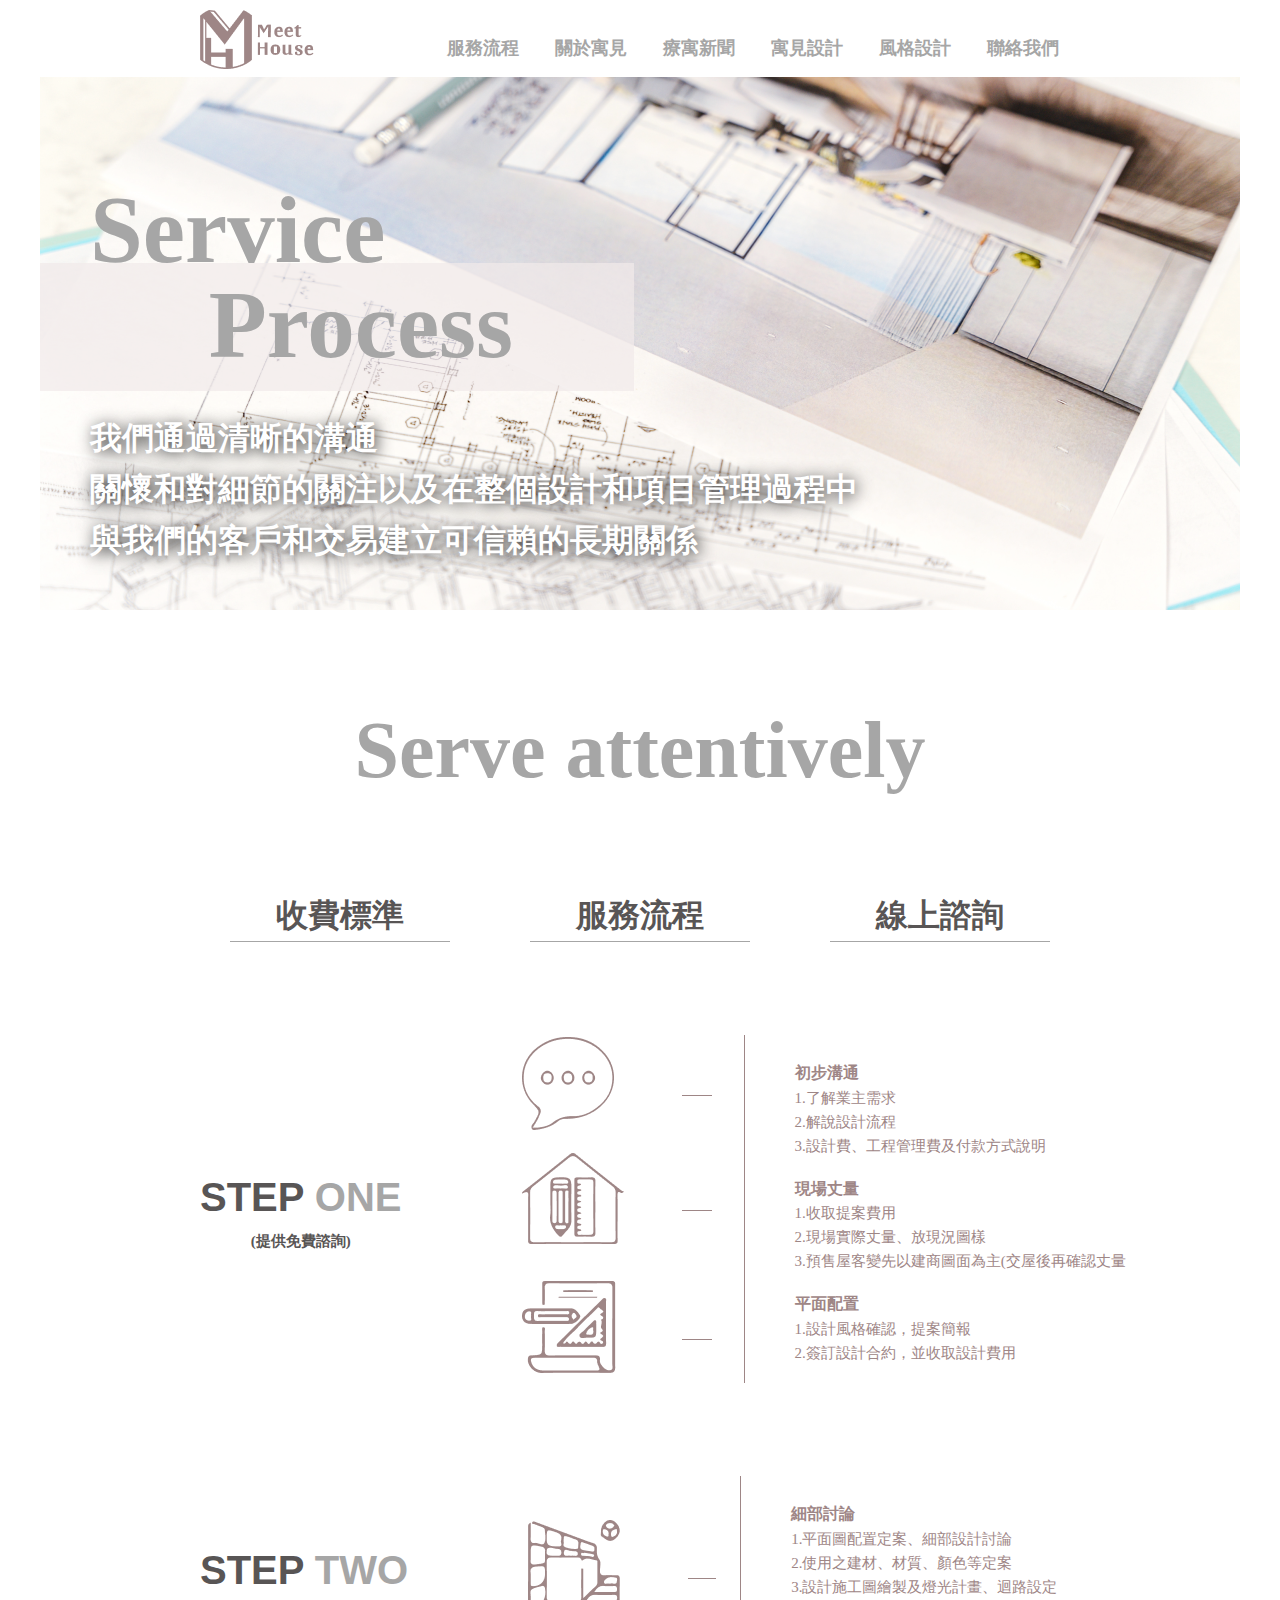
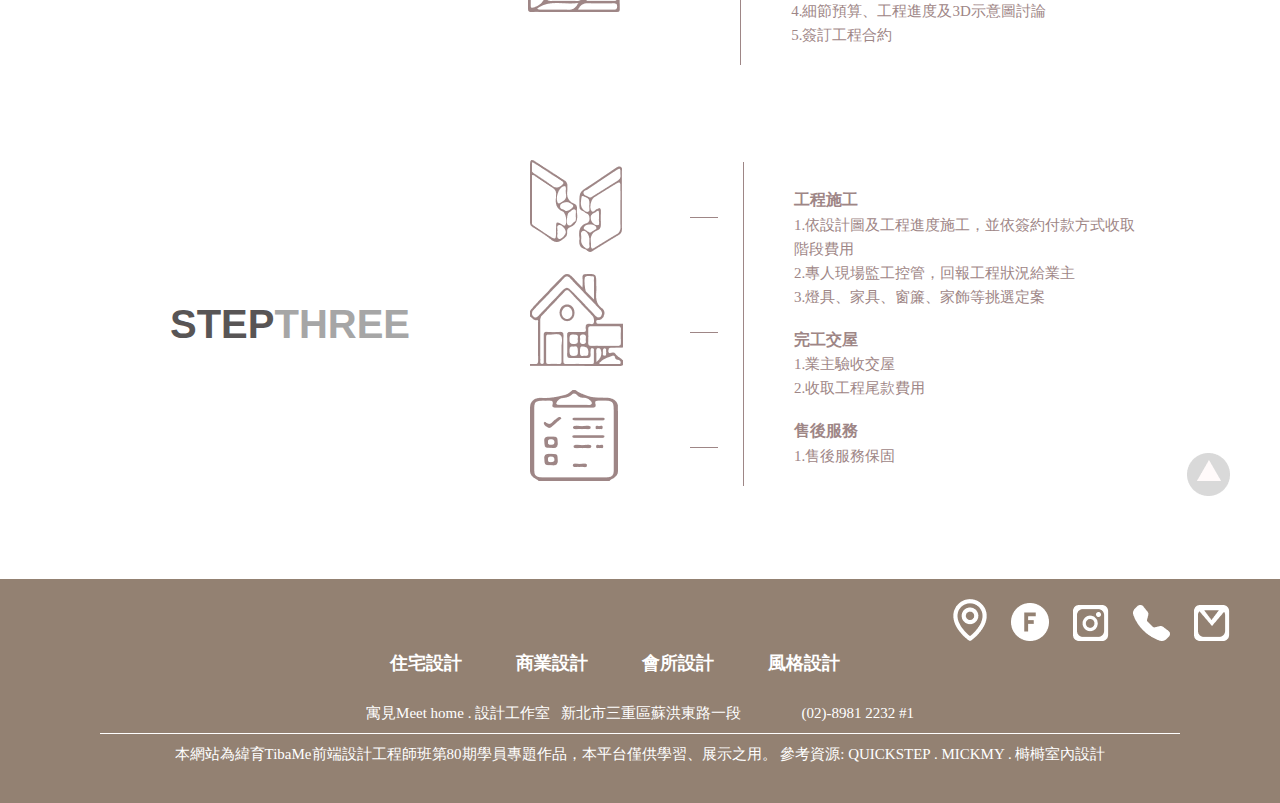
<file: serve.html>
<!DOCTYPE html>
<html lang="en">
<head>
    <meta charset="UTF-8">
    <meta http-equiv="X-UA-Compatible" content="IE=edge">
    <meta name="viewport" content="width=device-width, initial-scale=1.0">
    <title>寓見Meet House_室內設計工作室</title>

        <!-- 英文
        'Inknut Antiqua', serif;
         'PT Sans', sans-serif; -->
        <!-- 連結粗體中文
        'Inknut Antiqua', serif; -->

    <link rel="stylesheet" href="https://cdn.jsdelivr.net/npm/swiper/swiper-bundle.min.css"/>
    <link rel="preconnect" href="https://fonts.googleapis.com">
    <link rel="preconnect" href="https://fonts.gstatic.com" crossorigin>
    <link rel="stylesheet" href="https://stackpath.bootstrapcdn.com/font-awesome/4.7.0/css/font-awesome.min.css">
    <link rel="stylesheet" href="./css/reset.css">
    <link rel="stylesheet" href="./css/serev.css">
    <link rel="stylesheet" href="./css/heard_footer.css">

</head>
<body>
<div class="page-container">   
    <div class="head content-wrap">

        <nav class="header">

            <a href="index.html"class="logo">
                <img src="./com.img/logo.png" alt="">
            </a>
        
            <i class="fa fa-bars" aria-hidden="true"></i>
            
            
            <ul>
                <li><a href="serve.html">服務流程</a></li>
                <li><a href="about.html">關於寓見</a></li>
                <li><a href="new.html">療寓新聞</a></li>
                <li><a href="meet_design.html">寓見設計</a></li>
                
                    <li>
                        <a href="style.html">風格設計</a>
                        <ol class="headerOL">
                            <li><a href="same.html">混搭</a></li>
                            <li><a href="same.html">現代</a></li>
                            <li><a href="same.html">工業</a></li>
                            <li><a href="same.html">簡約</a></li>
                            <li><a href="same.html">北歐</a></li>
                            <li><a href="same.html">鄉村</a></li>
                        </ol>

                    </li>
                    
                <li><a href="connection.html">聯絡我們</a></li>
            </ul>
       
        </nav>
    </div>   
<!-- -------------heard ENd-------------------- -->


<div class="column">   
    <div class="column_1"> 
        <h1>Service<br>     Process</h1>
        <h3>我們通過清晰的溝通<br>關懷和對細節的關注以及在整個設計和項目管理過程中<br>與我們的客戶和交易建立可信賴的長期關係</h3>
    </div>
</div>

<!-- ----------------heard大圖--------------------- -->

<div class="all">
 <h2>Serve attentively</h2>
 
<!-- ---------------h2---------------------  --> 
    <div class="title">
        <ul>
            <li>收費標準</li>
            <li>服務流程</li>
            <li>線上諮詢</li>
        </ul>
    </div>
<!-- ------------上面標題結束-------------- -->

<div class="service">
    <div class="content1">
        <h4> ONE</h4>
        <p>(提供免費諮詢)</p>
    </div>

    
        <div class="nav">
            <ul>
                <li class="img">
                    <a href="connection.html"class="a">
                    <img src="./com.img/seven/main1.png" alt="">
                    </a>
                </li>
          
                <li class="img">
                    <a href="connection.html"class="b">
                    <img src="./com.img/seven/main2.png" alt="">
                    </a>
                </li>
          
                <li>
                    <li class="img">
                        <a href="connection.html"class="c">
                    <img src="./com.img/seven/main3.png" alt="">
                    </a>
                </li>
            </ul>   
        </div>

        <div class="font">

            <ul>
                <li>
                    <h5>初步溝通</h5>
                    <p>1.了解業主需求<br>2.解說設計流程<br>3.設計費、工程管理費及付款方式說明</p>
                </li>

                <li>
                    <h5>現場丈量</h5>
                    <p>1.收取提案費用<br>2.現場實際丈量、放現況圖樣<br>3.預售屋客變先以建商圖面為主(交屋後再確認丈量</p>
                </li>

                <li>
                    <h5>平面配置</h5>
                    <p>1.設計風格確認，提案簡報<br>2.簽訂設計合約，並收取設計費用</p>
                </li>
            </ul>
        </div>
    
</div>

<!-- ----------------------1----------------------- -->
<div class="service">
    <div class="content1 ">
        <h4> TWO</h4>
       
    </div>

   
        <div class="nav ">
            <ul>
                <li class="img">
                    <a href="connection.html"class="d">
                    <img src="./com.img/seven/main4.png" alt="">
                    </a>
                </li>
            </ul>   
        </div>

        <div class="font ">
            <ul>
                <li>
                    <h5>細部討論</h5>
                    <p>1.平面圖配置定案、細部設計討論<br>2.使用之建材、材質、顏色等定案<br>3.設計施工圖繪製及燈光計畫、迴路設定<br>4.細節預算、工程進度及3D示意圖討論<br>5.簽訂工程合約</p>
                </li>  
            </ul>
        </div>
    </div>



   
<!-- ------------------2------------------------- -->

<div class="service service3">

    <div class="content1 content2">
        <h4>THREE</h4>
    </div>

    
        <div class="nav ">
            <ul>
                <li class="img">
                    <a href="connection.html"class="e">
                    <img src="./com.img/seven/main5.png" alt="">
                    </a>
                </li>
          
                <li class="img">
                    <a href="connection.html"class="f">
                    <img src="./com.img/seven/main6.png" alt="">
                    </a>
                </li>
          
                <li class="img">
                    <a href="connection.html"class="g">
                    <img src="./com.img/seven/main7.png" alt="">
                    </a>
                </li>
            </ul>   
        </div>

        <div class="font">

            <ul>
                <li>
                    <h5>工程施工</h5>
                    <p>1.依設計圖及工程進度施工，並依簽約付款方式收取階段費用<br>2.專人現場監工控管，回報工程狀況給業主<br>3.燈具、家具、窗簾、家飾等挑選定案</p>
                </li>

                <li>
                    <h5>完工交屋</h5>
                    <p>1.業主驗收交屋<br>2.收取工程尾款費用</p>
                </li>

                <li>
                    <h5>售後服務</h5>
                    <p>1.售後服務保固</p>
                </li>
            </ul>
        </div>
    
</div>








</div>

<a href="#" class="pagetop">
    <img src="./com.img/i.con/top.png" alt="">
</a>

<!-- ------------------尾端圖結束------------------------- -->

    <div class="footer">

        
            <ul class="icon1" >
                <li class="icon">
                    <a href="index.html"class="icon_2" >
                        <img src="./com.img/i.con/icon1.png" alt="">
                    </a>  
                </li >

                <li class="icon">
                    <a href="index.html"class="icon_3">
                        <img src="./com.img/i.con/icon2.png" alt="">
                    </a>   
                </li >

                <li class="icon">
                    <a href="index.html"class="icon_4">
                        <img src="./com.img/i.con/icon3.png" alt="">
                    </a>    
                </li >

                <li class="icon">
                    <a href="index.html"class="icon_5">
                        <img src="./com.img/i.con/icon4.png" alt="">
                    </a>
                </li>

                <li class="icon">
                    <a href="index.html"class="icon_6">
                        <img src="./com.img/i.con/icon5.png" alt="">
                    </a>
                </li>
            </ul>
            <!-- -------------------頁尾 icom------------------------- -->

   
            <ul class="label">
                <li>
                    <a href="meet_design.html">住宅設計</a>
                </li>
                <li>
                    <a href="meet_design.html">商業設計</a>
                </li>
                <li>
                    <a href="meet_design.html">會所設計</a>
                </li>
                <li>
                    <a href="style.html">風格設計</a>
                </li>
            </ul>
    

    
<!-- -------------- footer 頁尾選單結束----------------------------->

    <div class="address">

        <p class="whiteSpaceNormal">寓見Meet home . 設計工作室   新北市三重區蘇洪東路一段                (02)-8981 2232 #1</p>


        <p>          本網站為緯育TibaMe前端設計工程師班第80期學員專題作品，本平台僅供學習、展示之用。 參考資源: QUICKSTEP . MICKMY . 榯榯室內設計          </p>

    </div>

    </div>





</body>
</html>
</file>
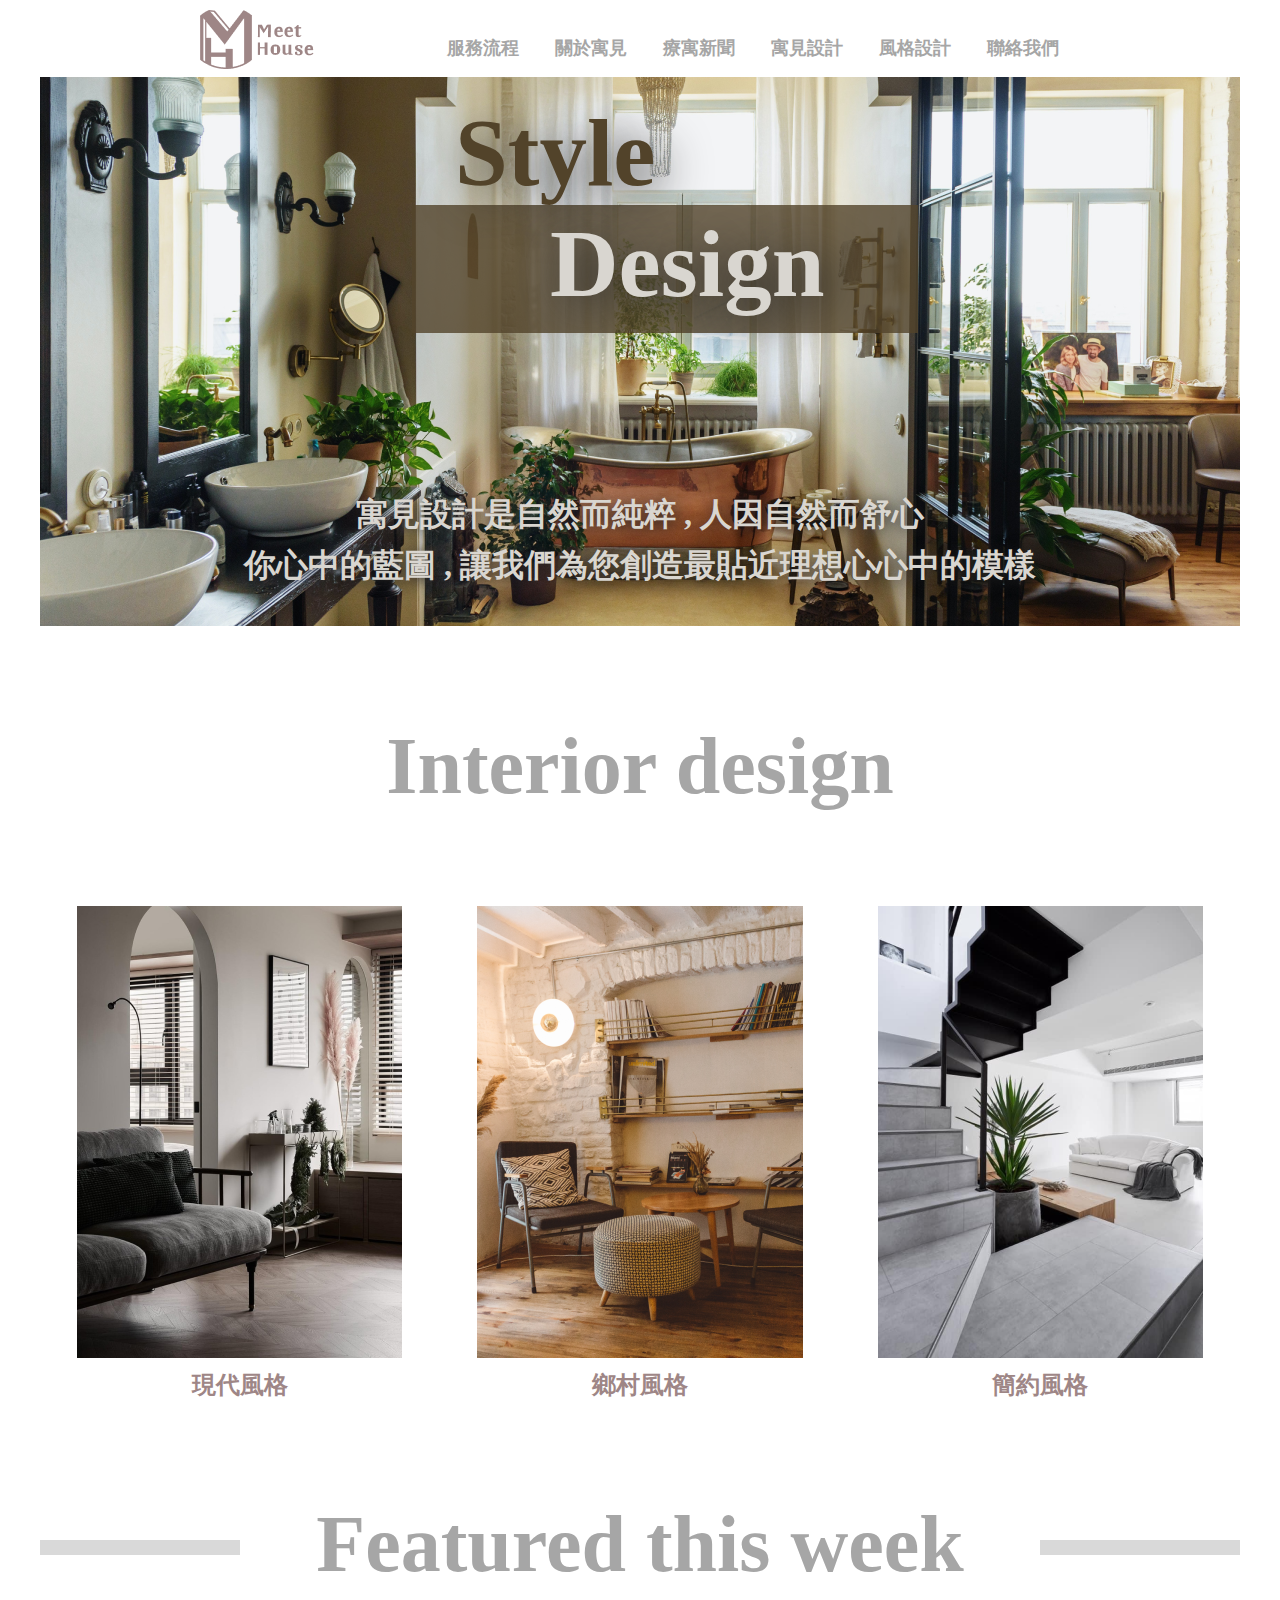
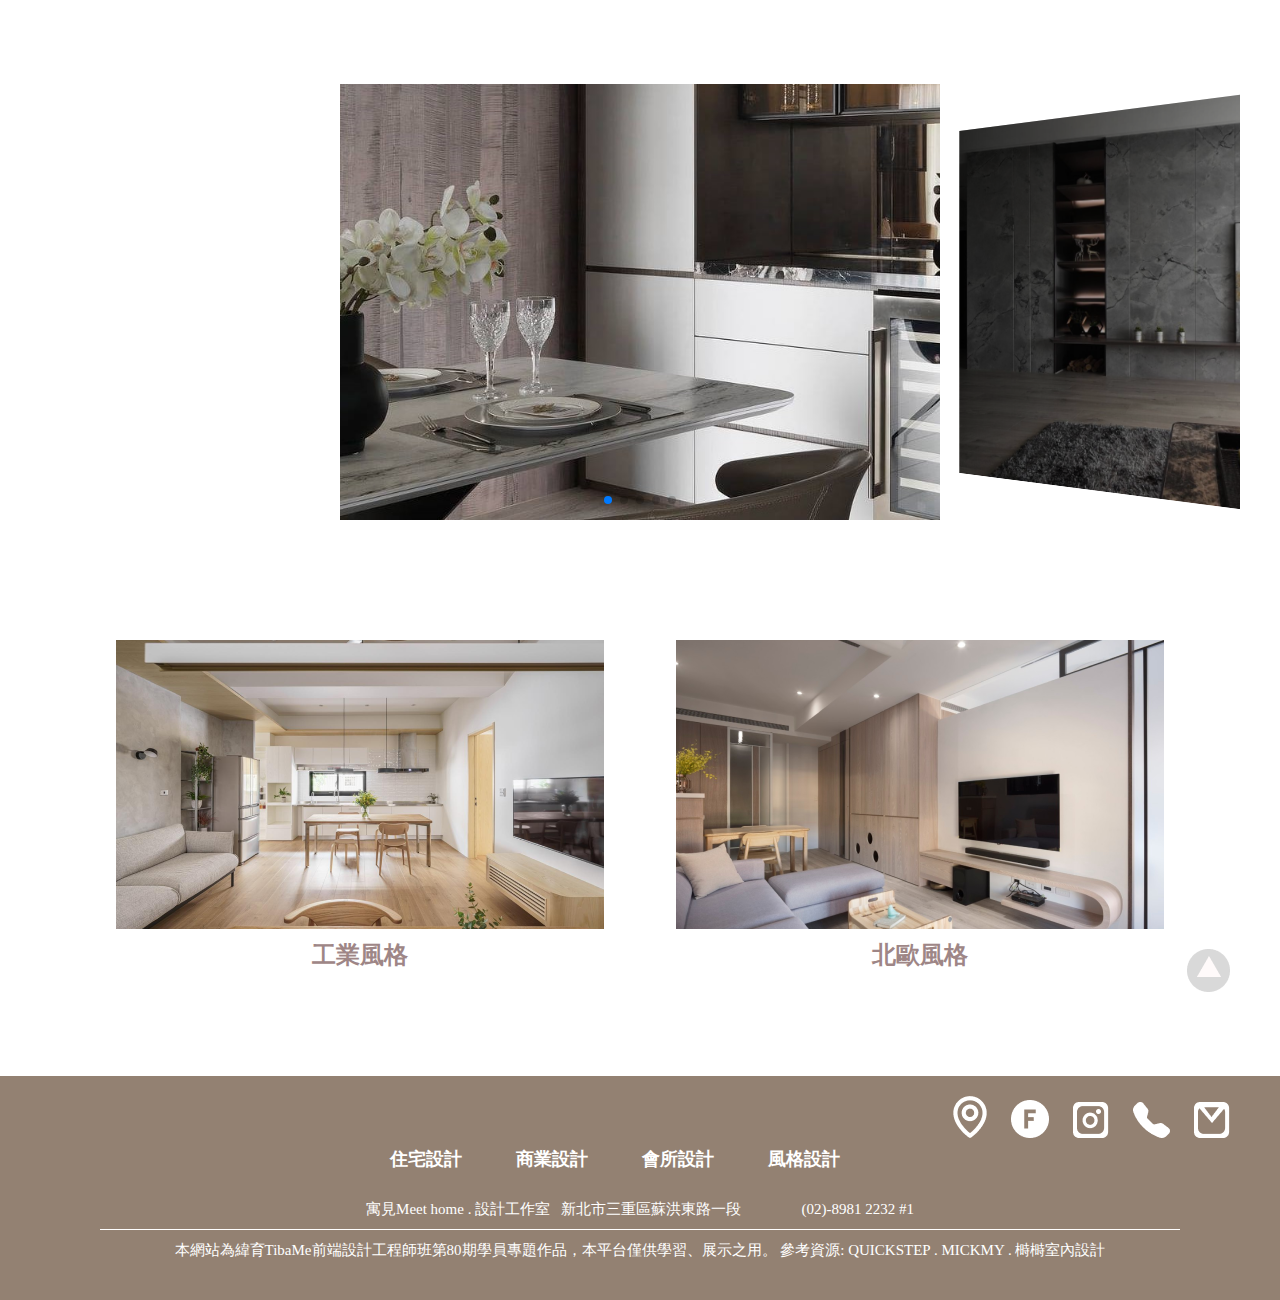
<file: style.html>
<!DOCTYPE html>
<html lang="en">
<head>
    <meta charset="UTF-8">
    <meta http-equiv="X-UA-Compatible" content="IE=edge">
    <meta name="viewport" content="width=device-width, initial-scale=1.0">
    <title>寓見Meet House_室內設計工作室</title>

    <link rel="stylesheet" href="https://cdn.jsdelivr.net/npm/swiper/swiper-bundle.min.css"/>
    <link rel="preconnect" href="https://fonts.googleapis.com">
    <link rel="preconnect" href="https://fonts.gstatic.com" crossorigin>
    <link rel="stylesheet" href="https://stackpath.bootstrapcdn.com/font-awesome/4.7.0/css/font-awesome.min.css">
    <link rel="stylesheet" href="./css/reset.css">
    <link rel="stylesheet" href="./css/style.css">
    <link rel="stylesheet" href="./css/heard_footer.css">

</head>
<body>
    <div class="head">

        <nav class="header">
            <a href="index.html"class="logo">
                <img src="./com.img/logo.png" alt="">
            </a>
        
            <i class="fa fa-bars" aria-hidden="true"></i>
            
            
            <ul>
                <li><a href="serve.html">服務流程</a></li>
                <li><a href="about.html">關於寓見</a></li>
                <li><a href="new.html">療寓新聞</a></li>
                <li><a href="meet_design.html">寓見設計</a></li>
                
                    <li>
                        <a href="style.html">風格設計</a>
                        <ol class="headerOL">
                            <li><a href="same.html">混搭</a></li>
                            <li><a href="same.html">現代</a></li>
                            <li><a href="same.html">工業</a></li>
                            <li><a href="same.html">簡約</a></li>
                            <li><a href="same.html">北歐</a></li>
                            <li><a href="same.html">鄉村</a></li>
                        </ol>

                    </li>
                    
                <li><a href="connection.html">聯絡我們</a></li>
            </ul>
       
        </nav>
    </div>   

<!-- -----------------TOP----------------------->

<div class="column">   
    <div class="column_1"> 
        <h1 class="h1">Style</h1>
        <h1>    Design</h1>
    </div>
    
        <h3>寓見設計是自然而純粹 , 人因自然而舒心<br>你心中的藍圖 , 讓我們為您創造最貼近理想心心中的模樣</h3>
    
</div>
<!-- ----------------heard大圖--------------------- -->

<div class="all">
<h2 class="h2">Interior design</h2>

<!-- ---------h2------------ -->

<div class="ul">
    <ul>
        <li>
            <a href="#">
                <img src="./com.img/three/main1.png" alt="">
                <h4>現代風格</h4>
            </a>
        </li>

        <li>
            <a href="#">
                <img src="./com.img/three/main2.png" alt="">
                <h4>鄉村風格</h4>
            </a>
        </li>

        <li>
            <a href="#">
                <img src="./com.img/three/main3.png" alt="">
                <h4>簡約風格</h4>
            </a>
        </li>

    </ul>
</div>

<!-- --------------3個風格設計結束----------------- -->

<div class="bo">
    <div class="boder ">
        <h2 class="h2 " >Featured this week</h2>
    </div >
</div>

<!-- ---------------h2--------------------- -->

<div class="swiper mySwiper">
    <div class="swiper-wrapper">
      
        <div class="swiper-slide">
            <img src="./com.img/three/nav1.png" />
        </div>

        <div class="swiper-slide">
            <img src="./com.img/three/nav2.png" />
        </div>

        <div class="swiper-slide">
            <img src="./com.img/three/nav3.png" />
        </div>

        <div class="swiper-slide">
            <img src="./com.img/three/nav4.png" />
        </div>

        <div class="swiper-slide">
            <img src="./com.img/three/nav5.png" />
        </div>

    </div>
        <div class="swiper-pagination"></div>
</div>

<!-- -----------輪播結束--------------- -->



<div class="search">

    <ul>
        <li >
            <a href="#">
            <img src="./com.img/one/page2.png" alt="">
            <h4>工業風格</h4>
            </a>
        </li>

      
        <li >
            <a href="#">
            <img src="./com.img/one/page3.png" alt="">
            <h4>北歐風格</h4>
            </a>
        </li>
    </ul>

</div>

<!-- ------------------- -->

<a href="#" class="pagetop">
    <img src="./com.img/i.con/top.png" alt="">
</a>

</div>
<!-- ------------------尾端圖結束------------------------- -->

<div class="footer">

    <div >

        <ul class="icon1" >
            <li class="icon">
                <a href="index.html"class="icon_2" >
                    <img src="./com.img/i.con/icon1.png" alt="">
                </a>  
            </li >

            <li class="icon">
                <a href="index.html"class="icon_3">
                    <img src="./com.img/i.con/icon2.png" alt="">
                </a>   
            </li >

            <li class="icon">
                <a href="index.html"class="icon_4">
                    <img src="./com.img/i.con/icon3.png" alt="">
                </a>    
            </li >

            <li class="icon">
                <a href="index.html"class="icon_5">
                    <img src="./com.img/i.con/icon4.png" alt="">
                </a>
            </li>

            <li class="icon">
                <a href="index.html"class="icon_6">
                    <img src="./com.img/i.con/icon5.png" alt="">
                </a>
            </li>
     
    </div>

<!-- -------------------頁尾 icom------------------------- -->

   
<ul class="label">
    <li>
        <a href="meet_design.html">住宅設計</a>
    </li>
    <li>
        <a href="meet_design.html">商業設計</a>
    </li>
    <li>
        <a href="meet_design.html">會所設計</a>
    </li>
    <li>
        <a href="style.html">風格設計</a>
    </li>
</ul>

    
<!-- -------------- footer 頁尾選單結束----------------------------->

    <div class="address">

        <p class="whiteSpaceNormal">寓見Meet home . 設計工作室   新北市三重區蘇洪東路一段                (02)-8981 2232 #1</p>

        <!-- <p>(02)-8981 2232 #1</p> -->

        <p>          本網站為緯育TibaMe前端設計工程師班第80期學員專題作品，本平台僅供學習、展示之用。 參考資源: QUICKSTEP . MICKMY . 榯榯室內設計          </p>

    </div>
</div>

<!-- -------------------script-------------------------- -->
<script src="https://cdn.jsdelivr.net/npm/swiper/swiper-bundle.min.js"></script>

<!-- Initialize Swiper ------------JS-------------->
<script>
    var swiper = new Swiper(".mySwiper", {
      effect: "coverflow",
      grabCursor: true,
      centeredSlides: true,
      slidesPerView: "auto",
      coverflowEffect: {
        rotate: 50,
        stretch: 0,
        depth: 100,
        modifier: 1,
        slideShadows: true,
      },
      pagination: {
        el: ".swiper-pagination",
      },
    });
  </script>

</body>
</html>
</file>
<file: css/heard_footer.css>
body{
    background-color: #fff;
    line-height: 1.6;
    font-family:'Inknut Antiqua', serif;
    font-weight:bold; 
    position:relative;
   
}

.page-container{
    width: 100%;
    margin: 0 auto;
}

.fa{
    display: none; 
    text-decoration: none;  
}


.a{
    text-decoration: none;
}

.header img{
    margin-left: 200px;
    margin-top: 10px;
}

.head{
    width: 100%;
    position: fixed;
    background-color: #fff;
    top: 0px;
    z-index: 99;
}

.header{
    display: flex;
    width: 1280px;
    height:77px;
    align-items: center;
    margin: 0 auto;   
}


.header ul{
    display: flex;
    margin-left: 115px;
    width: 648px;
    margin-top: 20px;
   
/*  margin-left: auto; 在於做flex時不適用子層
 */
}

.header li{
    flex-grow :1 ;
    
}

.header ol{
    display: none;
    background-color:#fff;
    border-top: 0.5px solid#52432A;

}

.header>ul>li:nth-child(5):hover .headerOL{
    display: block;
    position:fixed;
    padding: 10px 28px 5px;
    margin: 0 10px;  


  
}


/* .header li::before{
    content: "";
    display: block;
    width: 1px;
    height: 10px;
    background-color: #A6A6A6;
    
} */

.header li a{
    text-align: center;
    display: block;
  
  
}

.header a{
    text-decoration: none;
    font-size: 18px;
    font-family:'Inknut Antiqua', serif; ;
    color: #A6A6A6;

    
}

.header li a:hover{
    color: #52432A;
}

/* ======= herad  結束 ========== */

.footer{
    display: block;
    background-color: #938172;
    width: 100%;
    text-align: center;
    color: #fff;
    /* height: 100%; */
    /* margin-top: 120px; */
   

}

.icon1{
    display: block;
    text-align: right;
    margin-right: 50px;
}

.icon {
    display: inline-block;
    text-decoration: none;
    margin-top: 20px;  
    margin-left:20px; 
    
}

.icon .icon_2>img:hover{

    content:url(../com.img/i.con/icon_1.png)

} 

.icon .icon_3>img:hover{

    content:url(../com.img/i.con/icon_2.png)

} 

.icon .icon_4>img:hover{

    content:url(../com.img/i.con/icon_3.png)

} 

.icon .icon_5>img:hover{

    content:url(../com.img/i.con/icon_4.png)

}  

.icon .icon_6>img:hover{

    content:url(../com.img/i.con/icon_5.png)

}  

.footer{
    display: block;
    background-color: #938172;
    width: 100%;
    text-align: center;
    color: #fff;
    height: 100%;
   

}

.icon1{
    display: block;
    text-align: right;
    margin-right: 50px;
}

.icon {
    display: inline-block;
    text-decoration: none;
    margin-top: 20px;  
    margin-left:20px; 
    
}

.icon .icon_2>img:hover{

    content:url(../com.img/i.con/icon_1.png)

} 

.icon .icon_3>img:hover{

    content:url(../com.img/i.con/icon_2.png)

} 

.icon .icon_4>img:hover{

    content:url(../com.img/i.con/icon_3.png)

} 

.icon .icon_5>img:hover{

    content:url(../com.img/i.con/icon_4.png)

}  

.icon .icon_6>img:hover{

    content:url(../com.img/i.con/icon_5.png)

}  

/* ------頁尾 icom---------- */


.label  a{
    text-decoration: none; 
    font-size:18px ;
    margin-right:50px;
    display: block;
    color: #fff;
}  

.label a:hover{
    color:#52432A ;
}

.label li{
    display: inline-block; 
}

.label{
   /* padding-top:60px; */
   padding-bottom: 15px;   
}

.address{
    padding: 0 100px;
}

.address p{
    font-size: 15px;
    font-weight:normal;
    white-space:pre-wrap; 
    line-height: 40px;      
}

.address P:last-child{
    /* padding-bottom: 60px; */
    border-top:1px solid #fff ;
    /* margin: 0 100px ; */
  
}
 

.page-container {
    position: relative;
    min-height: 100vh;
  }
  
 .content-wrap {
    /* height: 224px;    Footer height */
  }
  
  .footer {
    position: absolute;
    bottom: 0;
    width: 100%;
    height: 224px;          
  }

  /* -------------------- */

  .pagetop{
    position:absolute;
    right: 50px;
    bottom: 300px;
    z-index: 1;
    /* background: #000; */
  
}
</file>
<file: css/index.css>
@import url(reset.css);


/* ======= herad  結束 ========== */

.silers img{
    display: block;
    width: 100%;
    top:77px;
    /* padding-top: 77px; */
    /* opacity: 0.5; */
    position: relative;



    /* position:absolute; */
}

.main{
    
    display: block;
    width: 100%;
    height: 100%;
    position: relative;
    text-align: center;
   
}

.homepage{
    position: absolute;
    padding: auto;
    top:-374px;
    /* margin: 0 960px; */
    line-height: normal;
    width: 100%;
    font-size: 80px;
    color: #fff;
    text-shadow: black 0.1em 0.1em 0.2em

}

.homepage h3{
    font-size: 36px;
}

/* ==========輪播大圖結束============== */

.all{
    width: 1280px;
    display: block;
    margin: 0 auto;
}


.content{
    margin-top: 19% ;
    display: block;
    float: left;
    width: 20%;
    display: block;
    margin-left: 110px;

}

.content h1{

    font-size:80px;
    color: #9E8686;
    line-height: 1;
    text-align: right;
   

}
    
.content h2{

    font-size: 56px;
    color: #9E8686;
    line-height: 1;
    text-align: right; 
    padding-bottom: 40px;
  

}

 .content P{
    font-size: 15px;
    color: #9E8686;
    font-weight: bolder;
    text-indent: 30px;
    text-align: left;
    padding-left: 20px;
   
    /* padding-left: 80px; 
    
    border:4px solid #52432A; 
    line-height: 27px; */
}  

.content img{
    display: block;
    margin: 0 ;
    margin-top: 180px ;
    padding-left: 20px;
   
}

.page img{
    margin-top: 150px;
    margin-left: 30px;
}

/* .page-container{
    width: 1200px;
} */

/* -------content網站中內容 結束----------- */

.h2{
    font-size: 80px;
    color: #A6A6A6;
    font-family:'Inknut Antiqua', serif;
    text-align: center;
    line-height:3.5;
    margin: 0 auto;
 
    /* width: 30%; */
 }

 /* ========中空文字段=========== */


 .swiper {
    width: 100%;
  }

  .swiper-slide {
    background-position: center;
    background-size: cover;
    width: 50%;
    height:50%;
  }

  .swiper-slide img {
    display: block;
    width: 100%;
  }

  /*---橫向nav導航結束----- */
  .bo::before{

    content: "";
	display: block;
	background-color: #D9D9D9;
	width:320px;
	height: 15px;
    float: left;
    margin-top: 136px;
 
  }
  .boder::before{

    content: "";
	display: block;
	background-color: #D9D9D9;
	width: 320px;
	height: 15px;
    float: right;
    margin-top: 136px; 

}

/* ---------粗線條+偽元素before+after給他左右區塊線條-------- */

.subnav img{
    display: block;
    margin: 0 auto;
    /* width: 80%;
    height: 80%; */
    padding-bottom:120px;
}

/* ----------subnav：子導航----------- */

.search{
    display: block;
    margin: 0 50px ;
    
}
 
.search a{
    color: #585555;
    font-size: 24px;
    /* margin-top: 120px; */
    text-decoration: none;
    
}

.search ul{
    display : flex;
    text-align: center;
}

.search li{
    flex-grow :1 ;
    margin-bottom: 325px;
}


/* -------------新聞結束----------------- */

.pagetop{
    position:absolute;
    right: 50px;
    bottom: 300px;
    z-index: 1;
    /* background: #000; */
  
}
</file>
<file: css/about.css>
@import url(reset.css);

.column{
    background-image: url(../com.img/five/header.png);
    background-repeat:no-repeat ;
    background-size:cover ;
    width: 1200px;
    height: 610px;
    margin: 77px auto 0 ;     
}

.column_1{
    display: block; 
}

.column_1 h1{
    font-size: 95px;
    line-height: 1;
    text-align: right;
    color: #4E3B30;
    margin-right: 790px;
    padding-top: 151px;
    padding-bottom: 22px;
}

.column h3{
    font-size: 32px;
    line-height: 1.6;
    color: #fff;
    text-align:center;
    text-shadow: 0.05em 0.05em 0.51em #232323;
    margin-top: 30px;

}

/* --------heard大圖---------- */

.h2{
    font-size: 80px;
    color: #A6A6A6;
    font-family:'Inknut Antiqua', serif;
    text-align: center;
    line-height:3.5;
    margin: 0 auto;
}

/* ---------h2------------ */

.page ul{
    width: 1000px;
    display: flex;
    margin: 0 auto;   
}
.page li{
    flex-grow :1 ;
}

.page h4{
    text-align: center;
    font-size: 24px;
    font-family: Arial, Helvetica, sans-serif;
    color: #9E8686;
    line-height: 3;
}

.page p{
    text-align: center;
    font-size: 15px;
    color: #9E8686;
    /* font-weight:normal; */
    line-height: 1.6;
}

.about{
    margin-left: 40px;
}

/* ---------about---------- */
.h3{
    font-size: 80px;
    color: #A6A6A6;
    font-family:'Inknut Antiqua', serif;
    text-align: center;
    line-height: 1.3;
    margin: 25px auto;
}
/* -------------h2----------- */
.scroll img{
    display: block;
    margin: 0 auto 80px;
}

.font{
    width: 1200px;
    text-align: center;
    display: block;
    color: #A6A6A6;
    margin: 0 auto;
    padding-bottom: 300px;
}

.font h5{
    font-size: 32px;
    /* line-height: 3; */
    border-bottom:1.5px solid #A6A6A6 ;
    margin: 0 350px;
    
}

.font p{
    font-size: 15px;
    margin-top: 30px;
}


/* -----------js---------- */
html,
body {
  position: relative;
  height: 80%;
}

.swiper {
  width: 80%;
  height: 80%;
  margin-bottom: 60px;
}

.swiper-slide {
  text-align: center;


  /* Center slide text vertically */
  display: -webkit-box;
  display: -ms-flexbox;
  display: -webkit-flex;
  display: flex;
  -webkit-box-pack: center;
  -ms-flex-pack: center;
  -webkit-justify-content: center;
  justify-content: center;
  -webkit-box-align: center;
  -ms-flex-align: center;
  -webkit-align-items: center;
  align-items: center;
}

.swiper-slide img {
  display: block;
  width: 100%;
  height: 100%;
  object-fit: cover;
}
</file>
<file: css/connection.css>
@import url(reset.css);

.column{
    background-image: url(../com.img/eight/header.png);
    width: 100%;
    height: 610px;
    margin: 77px auto 0 ;  
    background-repeat:no-repeat ;
    background-size:cover ;
    width: 1200px;
    height: 610px;  
}
.column_1{
    color: #fff;
    text-shadow: 0.05em 0.05em 0.51em #685e5e

}
.column_1 h1{
    font-size: 95px;
    line-height: 1;
    white-space:pre-wrap; 
    padding-top: 8px;
    padding-left: 405px;
}
.column_1 h3{
    font-size: 32px;
    line-height: 1.6;
    text-shadow: 0.05em 0.05em 0.51em #232323;
    text-align: right;
    padding-top:40px;
    padding-right: 40px;   
}  

/* --------大圖 ENd------------- */

.connection{
    display: block;
    width:650px;
    margin: 80px auto 0;
}

h2{
    font-size: 32px;
    color: #585555;
    text-align: center;
    border-bottom:1.5px solid #585555;
}

.connection2 {
    padding-top: 50px;
    font-size: 16px;
    color: #9E8686;

}

.connection2 {
    width:555px;
    display: block;
    margin: 0 auto;
   
}
.connection2 p{
    white-space:pre-wrap; 
}

h5{
    display: block;
    text-align: right;
    color: #585555;
}

.na{
    width: 450px;
    height: 30px;
    margin-bottom: 10px;
    border:1px solid  #9E8686; ;
    font-size: 18px;
    padding-left: 10px;
    font-weight:bold;
    color: #9E8686;
    outline: 0;   
}

.na:focus{
background-color: #e8dede;
color: rgb(78, 71, 71);
}

.multiple{
    margin-left: 15px;   
    accent-color: rgb(80, 62, 62);
}
/* input 顏色屬性更換accent-color*/

textarea{
    width: 450px;
    height: 200px;
    font-size: 18px;
    padding-left: 10px;
    font-weight:bold;
    border:1px solid  #9E8686; 
    /* margin-left: 90px; */
    outline: 0;
    color: #9E8686;
    margin-top: 10px;
}

textarea:focus{
    background-color: #e8dede;
    color: rgb(78, 71, 71);
}   



.send{
    font-size: 16px;
    color:#585555 ;
    font-family: Arial, Helvetica, sans-serif;
    border: 0;
    background-color: #D9D9D9;
    font-weight:bold;
    width: 100px;
    height: 35px;
    border-radius:5px ;
    margin-left:270px ;
    margin-bottom: 300px;
}
.send:hover{
    background-color: #504f4f;
    color: #ffffff;
}


/* ---------------- */

.pagetop{
    position:absolute;
    right: 40px;
    bottom: 250px;
    z-index: 1;
}
</file>
<file: css/meet_design.css>
@import url(reset.css);

.column{
    background-image: url(../com.img/two/header1.png);
    width: 100%;
    height: 610px;
    margin: 77px auto 0 ;  
    background-repeat:no-repeat ;
    background-size:cover ;
    width: 1200px;
    height: 610px;

   
}

.column_1{
    display: block;
    height: 400px;
    width: 600px;

    margin-left: 80px;
   
}

.column_1{
    color: #fff;
    text-shadow: 0.05em 0.05em 0.51em #685e5e

}
.column_1 h1{
    font-size: 95px;
    line-height: 1;
    white-space:pre-wrap; 
    margin-bottom: 20px;
    padding-top: 154px;
}
.column_1 h3{
    font-size: 32px;
    color: #fff;
    line-height: 1.6;
    text-shadow: 0.05em 0.05em 0.51em #232323;

}  

/* ---------------top--------------- */

.h2{
    font-size: 80px;
    color: #A6A6A6;
    font-family:'Inknut Antiqua', serif;
    text-align: center;
    line-height:3.5;
    margin: 0 auto;
    display: block;
    width: 1200px;
 
    /* width: 30%; */
 }


/* ------------------------ */

.page{

    display: flex;
    width: 1000px;
    margin: 0 auto;
   
   
}

.content1 h4{
    font-size: 24px;
    font-weight:bold;
    color: #9E8686;
    line-height: 1.4;
    padding-left: 25px;
    padding-top: 50px;
}

.content1 p{
    font-size: 15px;
    padding-left: 25px;
    color: #9E8686;
    padding-top: 50px;
    text-indent: 30px;
    padding-bottom: 43px;
    
}

.content1 h5{
    font-size: 22px;
    color: #9E8686; 
    margin: 0 129px;
    border-top: 3px solid #D9D9D9 ;
    border-bottom: 3px solid #D9D9D9 ;
    font-family: Arial, Helvetica, sans-serif;
}

.content1 h5:hover{
  background-color: #CCCCCC;
  color: #fff;
}

.content1 a{
    text-decoration:none;
}


.page3{
    padding-top: 80px;
}

.page img{
    margin-bottom: 70px;
}

.last img{
    margin-bottom: 0;
}

.page2{
  
    display: flex;
    width: 1000px;
    margin: 0 auto 70px;
   
}


.content2 h4{
    font-size: 24px;
    font-weight:bold;
    color: #9E8686;
    line-height: 1.4;
    padding-right: 25px;
    padding-top: 50px;
    text-align: right;
}

.content2 p{
    font-size: 15px;
    padding-right: 25px;
    color: #9E8686;
    padding-top: 50px;
    text-indent: 30px;
    padding-bottom: 43px;
    
}

.content2 h5{
    font-size: 22px;
    color: #9E8686; 
    margin: 0 129px;
    border-top: 3px solid #D9D9D9 ;
    border-bottom: 3px solid #D9D9D9 ;
    font-family: Arial, Helvetica, sans-serif;
}

.content2 h5:hover{
    background-color: #CCCCCC;
    color: #fff;
  }
  

.content2 a{
    text-decoration:none;  
   
}

/* ================ */
.style{
    display: block;
    width: 1200px;
    margin: 0 auto;
}

.style ul{
    display: flex;
    
}

.style1 li{
    /* width: 344px; */
    width: 100%;
    /* border: 1px solid blue; */
    text-align: center;
    margin-bottom: 325px;
}

.style1 h3{
    font-size: 34px;
    color: #A6A6A6;
    /* margin-top:  10px ; */
    margin-bottom:5px ;   
}

/* 
.style1 h5{
    font-size: 22px;
    color: #9E8686; 
    margin: 0 160px;
    border-top: 3px solid #D9D9D9 ;
    border-bottom: 3px solid #D9D9D9 ;
    font-family: Arial, Helvetica, sans-serif;

   
} */

.style1 a {
    text-decoration: none;

}

.main4>a>img:hover{
    content: url(../com.img/two/main_4.png);
}

.main5>a>img:hover{
    content: url(../com.img/two/main_5.png);
}

.main6>a>img:hover{
    content: url(../com.img/two/main_6.png);
}

.main4>a>h3:hover{
    color:#52432A ;
  
}

.main5>a>h3:hover{
    color:#52432A ;
}

.main6>a>h3:hover{
    color:#52432A ;
}

/* --------- */

.pagetop{
    position:absolute;
    right: 40px;
    bottom: 250px;
    z-index: 1;
    /* background: #000; */
    /* color: #fff; */
}
</file>
<file: css/new.css>
@import url(reset.css);

.column{
    background-image: url(../com.img/six/header.png);
    background-repeat:no-repeat ;
    background-size:cover ;
    width: 1200px;
    height: 610px;
    margin: 0 auto;
    
}

.column_1{
    display: block;
    padding-top: 170px;
    padding-left: 50px;
}

.column_1 h1{
    font-size: 95px;
    line-height: 1;
    white-space:pre-wrap; 
    color: #fff;
}

.column h3{
    font-size: 32px;
    line-height: 1.6;
    text-align: center;
    color: #fff;
    margin-top: 177px;
    text-shadow: 0.05em 0.05em 0.51em #232323;

}

/* ------heard大圖------- */

.nav{
    margin-top: 80px ;
}

.ul1{
    display: flex;
    width: 1200px;
    color: #9E8686;
    margin: 0 auto ;
}

.ul1 li{
    margin: 0 auto;
}


.ul1 h2{
    margin-left: 17px;
    font-size: 24px;   
   }

.ul1 h4{
 width: 480px;
 margin: 10px auto 0;
 font-size: 15px;
}

.ul1 P{
    margin-left: 430px;
    font-size: 15px;
    font-weight: lighter;
}

.ul1>li>a{
    text-decoration:none; 
    color: #9E8686;
}

/* --------ul1----------- */
.ul2 P{
    margin-left: 430px;
    font-size: 15px;
    font-weight: lighter;
}

.ul2>li>a{
    text-decoration:none; 
    color: #9E8686;
}

.ul2{
    display: flex;
    width: 1200px;
    color: #9E8686;
    margin: 0 auto ;
}

.ul2 li{
    margin: 0 auto;
}


.ul2 h2{
    margin-left: 17px;
    font-size: 24px;
    
   }

.ul2 h4{
 width: 480px;
 margin: 10px auto 0;
 font-size: 15px;
}

.ul2 P{
    margin-left: 430px;
    font-size: 15px;
    font-weight: lighter;
}

/* --------ul2--------- */
.ul3 P{
    margin-left: 430px;
    font-size: 15px;
    font-weight: lighter;
}

.ul3>li>a{
    text-decoration:none; 
    color: #9E8686;
}

.ul3{
    display: flex;
    width: 1200px;
    color: #9E8686;
    margin: 0 auto ;
}

.ul3 li{
    margin: 0 auto;
}


.ul3 h2{
    margin-left: 17px;
    font-size: 24px;
    
   }

.ul3 h4{
 width: 480px;
 margin: 10px auto 0;
 font-size: 15px;
}

.ul3 P{
    margin-left: 430px;
    font-size: 15px;
    font-weight: lighter;
    margin-bottom:300px;
}
</file>
<file: css/same.css>
/* @import url(reset.css); */

.column{
    background-image: url(../com.img/four/header.png);
    background-repeat:no-repeat ;
    background-size:cover ;
    width: 1200px;
    height: 610px;
    margin: 0 auto 77px ;  
   
}

.column_1{
    display: block; 
}

.column_1 h1{
    font-size: 95px;
    line-height: 1;
    text-align: right;
    color: #727576;
    margin-right: 473px;
    padding-top: 139px;
    padding-bottom: 22px;
}

.column h3{
    font-size: 32px;
    line-height: 1.6;
    color: #fff;
    margin-left: 50px;
    text-shadow: 0.05em 0.05em 0.51em #232323;

}

/* ------heard大圖結束-------- */
.all{
display: block;
width: 1200px;
margin: 0 auto;
}

.content1{
   color: #9E8686;
  width: 300px;
}

.content1 h5{
    font-size: 48px;
    padding-top: 50px;
    line-height: 1.6;
}

.content1 h4{
    font-size: 24px;
    border-bottom:2px solid #9E8686 ;
    margin-right: 30px;
}

.content1 p{
    font-size: 15px;
    padding-right: 20px;
    text-indent: 30px;    
}

.content1>.p{
  padding-top: 50px;
}

.page{
    display: flex;
    width: 1200px;
    margin: 0 auto;
    justify-content: center;
    /* justify-items: center; */
}

/* ---------第一區塊--------------- */

.ul1 ul{
    display: flex;
    justify-content: center;
    padding-top: 80px;
    width: 1200;
   
}

.ul1 li{
    margin: 0 auto;
}

/* ----------第二區塊---------- */

.ul2 ul{
    display: flex;
    justify-content: center;
    padding-top: 80px;
    width: 1200;
}
.ul2 li{
    margin: 0 auto;
}

/* ---------第三區塊----------------- */
.img{
    padding-top: 80px;
    display:block;
    margin:auto;
}
/* ------第四區塊大圖----------- */
h2{
    font-size: 80px;
    color: #A6A6A6;
    font-family:'Inknut Antiqua', serif;
    text-align: center;
    line-height:3.5;
    margin: 0 auto;
}
/* ---------h2區塊----------- */
.ul3 ul{
    display: flex;
    justify-content: center;
    /* padding-top: 80px; */
    width: 1200;
}
.ul3 li{
    margin: 0 auto;
}

/* --------第四區塊----------- */

.ul4 ul{
    display: flex;
    justify-content: center;
    padding-top: 80px;
    width: 1200;
   
}

.ul4 li{
    margin: 0 auto;
    margin-bottom: 310px;
}
</file>
<file: css/serev.css>
@import url(reset.css);

.column{
    background-image: url(../com.img/seven/header.png);
    background-repeat:no-repeat ;
    background-size:cover ;
    width: 1200px;
    height: 610px;
    margin: 0 auto ;  
   
}

.column_1{
    display: block; 
}

.column_1 h1{
    font-size: 95px;
    line-height: 1;
    color: #A6A6A6;
    padding-top: 183px;
    padding-left: 50px;
    white-space:pre-wrap; 
}

.column h3{
    font-size: 32px;
    line-height: 1.6;
    color: #fff;
    margin-left: 50px;
    margin-top: 40px;
    text-shadow: 0.05em 0.05em 0.51em #232323;
}
/* ----------heard大圖----------- */
.all{
    width: 1200px;
    margin: 0 auto;
}

h2{
    font-size: 80px;
    color: #A6A6A6;
    font-family:'Inknut Antiqua', serif;
    text-align: center;
    line-height:3.5;
    margin: 0 auto;
}

/* -----------h2------------ */

.title{
    width: 900px;
    margin: 0 auto;
   
}

.title ul{
    display: flex;
    
}

.title li{
    font-size: 32px;
    color: #585555;
    flex-grow: 1;
    text-align: center;
    border-bottom:1px solid #A6A6A6 ;
    margin: 0 40px;
}
/* ----------上面標題結束---------- */

 .service{
    width: 1000px;
    padding-top: 80px;
    display: flex;
    margin: 0 auto; 
    align-items: center;
}

.content1{  
    display: block; 
    margin-left: 60px;
    /* padding-top: 155px; */

}

.content1>h4{
    font-size: 40px;
    color: #A6A6A6;
    font-family: Arial, Helvetica, sans-serif;
    white-space:pre-wrap;
}

.content1>h4::before{
    content: "STEP";
	color: #585555;
    font-size: 40px;
}

.content1 p{
    font-size: 15px;
    color: #585555;
    text-align: center;
}

.service .banner{
    margin: 0 auto;  
    display: flex;
}

.nav ul{
    padding-top: 15px;
    margin-left:  120px;
}

.nav li{
    padding-bottom:15px;
}

.font {
    color: #9E8686;
    padding-left: 50px;
    padding-top: 25px;
    margin-left: 120px;
    border-left:1.5px solid #9E8686 ;

   
}

.font li{
   margin-bottom: 18px ;
}

.font p{
    font-size: 15px;
    font-weight:normal;
}

.img {
    display: block;
    position: relative;
  }
.img::before{
    content: "";
    position: absolute;
    top: 50%;
    background: #9E8686 ;
    width: 30%;
    height: 1.5px;
}

.img::before {
    left: 160px; 
  } 

/* ---------1--------- */

.content2{
    margin-left: 30px;
}

.service3{
    padding-bottom: 300px;
}

/* --------3--------- */

.img .a img:hover{
    content: url(../com.img/seven/main_1.png);
}
.img .b img:hover{
    content: url(../com.img/seven/main_2.png);
}
.img .c img:hover{
    content: url(../com.img/seven/main_3.png);
}
.img .d img:hover{
    content: url(../com.img/seven/main_4.png);
}
.img .e img:hover{
    content: url(../com.img/seven/main_5.png);
}
.img .f img:hover{
    content: url(../com.img/seven/main_6.png);
}
.img .g img:hover{
    content: url(../com.img/seven/main_7.png);
}

/* ------hover---- */
.pagetop{
    position:absolute;
    right: 50px;
    bottom: 300px;
    z-index: 1;
    /* background: #000; */
   
}
</file>
<file: css/style.css>
@import url(reset.css);

.column{
    background-image: url(../com.img/three/heard.png);
    background-repeat:no-repeat ;
    background-size:cover ;
    width: 1200px;
    height: 610px;
    margin: 0 auto;
    
}

.column_1{
    display: block;
    /* height: 400px; */
    /* width: 600px; */
    /* border: 3px solid blue; */
    margin-left: 415px;
    /* margin-bottom: 80px; */
   
}

.column_1 h1{
    font-size: 95px;
    line-height: 1;
    white-space:pre-wrap; 
    margin-top: 16px;
    text-shadow: 0.1em 0.1em 0.5em #232323;
    color: #D9D6D0;
}

.column_1 .h1{
   color: #52432A;
   padding-top:  90px;
}

.column h3{
    font-size: 32px;
    line-height: 1.6;
    text-align: center;
    color: #D9D6D0;
    margin-top: 177px;
    text-shadow: 0.05em 0.05em 0.51em #232323;

}

/* ----------header 大圖結束------------- */

.all{
    display: block;
    width: 1200px;
    margin: 0 auto;
    }

.h2{
    display: block;
    width: 1200;
    font-size: 80px;
    color: #A6A6A6;
    font-family:'Inknut Antiqua', serif;
    text-align: center;
    line-height:3.5;
    margin: 0 auto;
    /* text-shadow: 0.01em 0.01em 0.05em #6e6c6c
    } */
}
/* ------------------------------ */

.ul ul{
   display:flex;
   
   
}

.ul li {
   margin: 0 auto;
}

.ul h4{
    text-align: center;
    font-size: 24px;
    color: #9E8686;
}  

.ul a{
    text-decoration: none;
}

/* -----3個風格設計結束-------- */

.bo::before{

    content: "";
	display: block;
	background-color: #D9D9D9;
	width:200px;
	height: 15px;
    float: left;
    margin-top: 136px;
 
  }
  .boder::before{

    content: "";
	display: block;
	background-color: #D9D9D9;
	width: 200px;
	height: 15px;
    float: right;
    margin-top: 136px; 

}

/* -----h2 before ------------ */

.swiper {
    width: 100%;
  }

  .swiper-slide {
    background-position: center;
    background-size: cover;
    width: 50%;
    height:50%;
  }

  .swiper-slide img {
    display: block;
    width: 100%;
  }

  /* --------------- */

.search{
    padding: 0 40px;
}  

.search ul{
    padding-top: 120px;
    display: flex;
}

.search li{
    margin: 0 auto;
    margin-bottom: 325px;
   
}

.search a{
    text-decoration: none;
}

.search h4{
    text-align: center;
    font-size: 24px;
    color: #9E8686;
}

/* --------------- */


.pagetop{
    position:absolute;
    right: 50px;
    bottom: 300px;
    z-index: 1;
    /* background: #000; */
   
}
</file>
